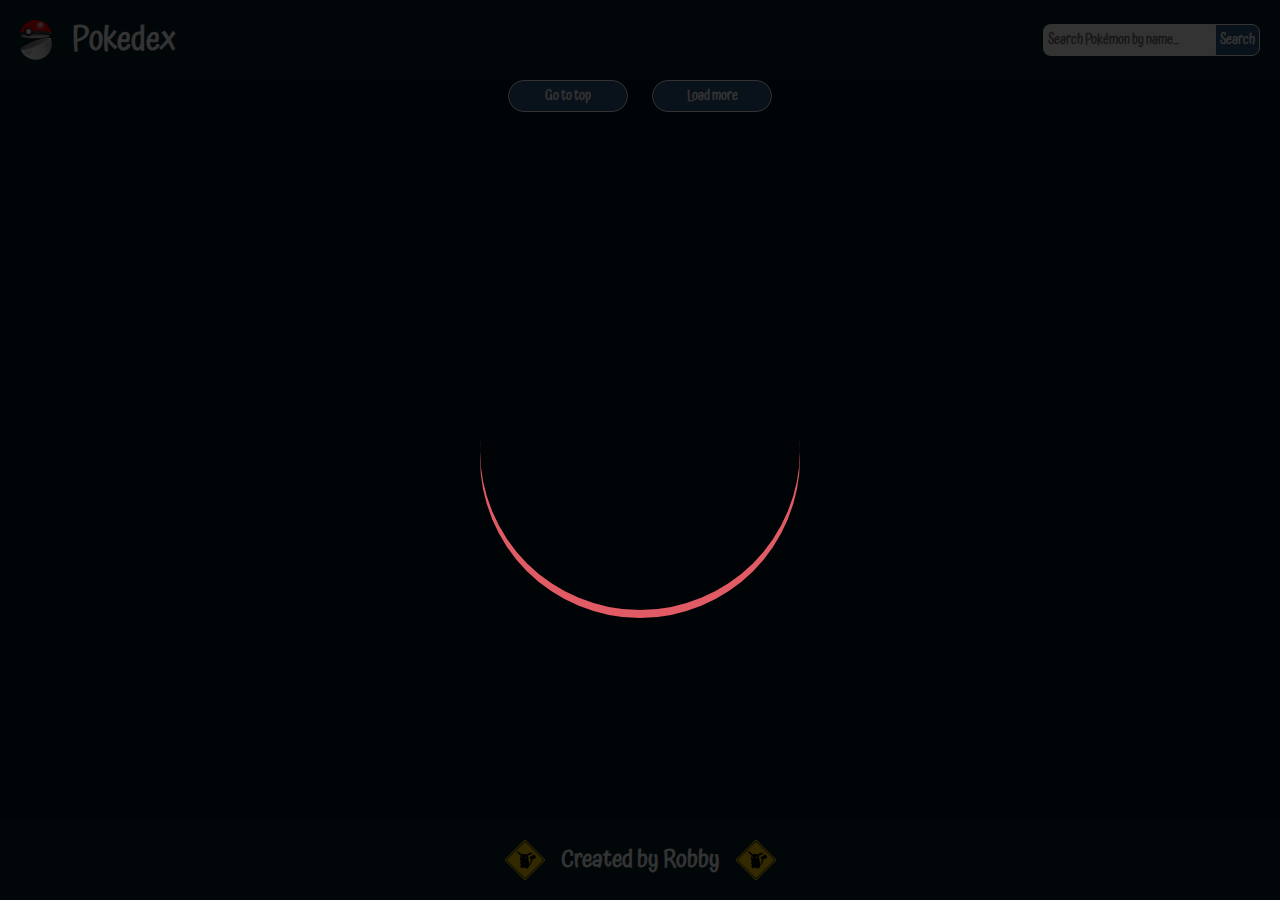
<file: index.html>
<!DOCTYPE html>
<html lang="en">
  <head>
    <meta charset="UTF-8" />
    <meta name="viewport" content="width=device-width, initial-scale=1.0" />
    <title>Pokedex</title>
    <link rel="shortcut icon" href="./assets/icons/icon-pokemon.png" type="image/x-icon" />

    <link rel="stylesheet" href="./styles/standard.css" />
    <link rel="stylesheet" href="./styles/style.css" />
    <link rel="stylesheet" href="./styles/card.css" />
    <link rel="stylesheet" href="./styles/overlay.css" />
    <link rel="stylesheet" href="./styles/overlay-stats.css" />
    <link rel="stylesheet" href="./styles/hover.css" />
    <link rel="stylesheet" href="./styles/type-background.css" />
    <link rel="stylesheet" href="./styles/loading-spinner.css" />
    <link rel="stylesheet" href="./styles/assets.css" />
    <link rel="stylesheet" href="./styles/responsive.css" />
  </head>
  <body onload="init()">
    <header id="top">
      <section class="header-section content-width">
        <div class="logo ml-20">
          <img class="mr-20" src="./assets/img/pokeball.png" alt="" />
          <h1>Pokedex</h1>
        </div>
        <div class="search mr-20">
          <div>
            <p id="alert-empty-input" class="d-none alert-p-style"></p>
          </div>
          <div class="input-button">
            <input type="search" id="search-input" placeholder="Search Pokémon by name..." required />
            <button id="search-btn" onclick="alertEmptyInput(),searchPokemon()">Search</button>
          </div>
        </div>
      </section>
    </header>
    <div id="overlay" class="d-none" onclick="openOrCloseOverlay(event)"></div>

    <main>
      <section id="content" class="content-width main-section"></section>
      <div class="position-btns">
        <button class="design-btns" id="scroll-top" onclick="scrollToTopFunction()">Go to top</button>
        <button class="design-btns" id="load-more" onclick="addMorePokemons()">Load more</button>
        <button class="d-none" id="reset" onclick="resetSearch()">Reset</button>
      </div>
    </main>

    <div id="loading-spinner" class="d-none">
      <div class="loadingio-eclipse">
        <div class="ldio-rpinwye8j0b">
          <div></div>
        </div>
      </div>
    </div>

    <footer class="center">
      <div class="creater">
        <img src="./assets/img/warning-pokemon.png" alt="" />
        <h2>Created by Robby</h2>
        <img src="./assets/img/warning-pokemon.png" alt="" />
      </div>
    </footer>

    <script src="./scripts/render.pokemons.js"></script>
    <script src="./scripts/filtered-pokemons.js"></script>
    <script src="./scripts/overlay.js"></script>
    <script src="./scripts/template.js"></script>
  </body>
</html>
</file>
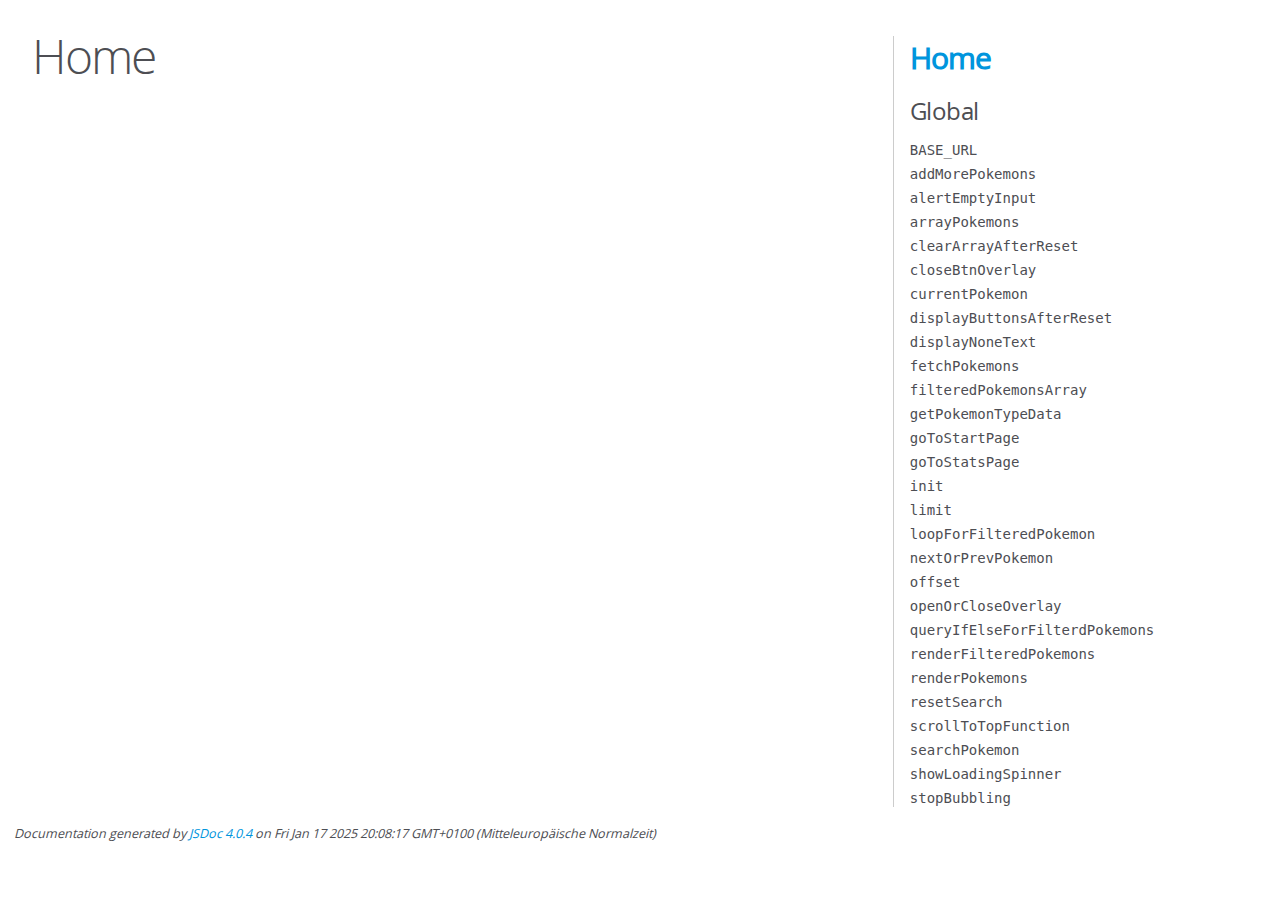
<file: out/index.html>
<!DOCTYPE html>
<html lang="en">
<head>
    <meta charset="utf-8">
    <title>JSDoc: Home</title>

    <script src="scripts/prettify/prettify.js"> </script>
    <script src="scripts/prettify/lang-css.js"> </script>
    <!--[if lt IE 9]>
      <script src="//html5shiv.googlecode.com/svn/trunk/html5.js"></script>
    <![endif]-->
    <link type="text/css" rel="stylesheet" href="styles/prettify-tomorrow.css">
    <link type="text/css" rel="stylesheet" href="styles/jsdoc-default.css">
</head>

<body>

<div id="main">

    <h1 class="page-title">Home</h1>

    



    


    <h3> </h3>










    









</div>

<nav>
    <h2><a href="index.html">Home</a></h2><h3>Global</h3><ul><li><a href="global.html#BASE_URL">BASE_URL</a></li><li><a href="global.html#addMorePokemons">addMorePokemons</a></li><li><a href="global.html#alertEmptyInput">alertEmptyInput</a></li><li><a href="global.html#arrayPokemons">arrayPokemons</a></li><li><a href="global.html#clearArrayAfterReset">clearArrayAfterReset</a></li><li><a href="global.html#closeBtnOverlay">closeBtnOverlay</a></li><li><a href="global.html#currentPokemon">currentPokemon</a></li><li><a href="global.html#displayButtonsAfterReset">displayButtonsAfterReset</a></li><li><a href="global.html#displayNoneText">displayNoneText</a></li><li><a href="global.html#fetchPokemons">fetchPokemons</a></li><li><a href="global.html#filteredPokemonsArray">filteredPokemonsArray</a></li><li><a href="global.html#getPokemonTypeData">getPokemonTypeData</a></li><li><a href="global.html#goToStartPage">goToStartPage</a></li><li><a href="global.html#goToStatsPage">goToStatsPage</a></li><li><a href="global.html#init">init</a></li><li><a href="global.html#limit">limit</a></li><li><a href="global.html#loopForFilteredPokemon">loopForFilteredPokemon</a></li><li><a href="global.html#nextOrPrevPokemon">nextOrPrevPokemon</a></li><li><a href="global.html#offset">offset</a></li><li><a href="global.html#openOrCloseOverlay">openOrCloseOverlay</a></li><li><a href="global.html#queryIfElseForFilterdPokemons">queryIfElseForFilterdPokemons</a></li><li><a href="global.html#renderFilteredPokemons">renderFilteredPokemons</a></li><li><a href="global.html#renderPokemons">renderPokemons</a></li><li><a href="global.html#resetSearch">resetSearch</a></li><li><a href="global.html#scrollToTopFunction">scrollToTopFunction</a></li><li><a href="global.html#searchPokemon">searchPokemon</a></li><li><a href="global.html#showLoadingSpinner">showLoadingSpinner</a></li><li><a href="global.html#stopBubbling">stopBubbling</a></li></ul>
</nav>

<br class="clear">

<footer>
    Documentation generated by <a href="https://github.com/jsdoc/jsdoc">JSDoc 4.0.4</a> on Fri Jan 17 2025 20:08:17 GMT+0100 (Mitteleuropäische Normalzeit)
</footer>

<script> prettyPrint(); </script>
<script src="scripts/linenumber.js"> </script>
</body>
</html>
</file>
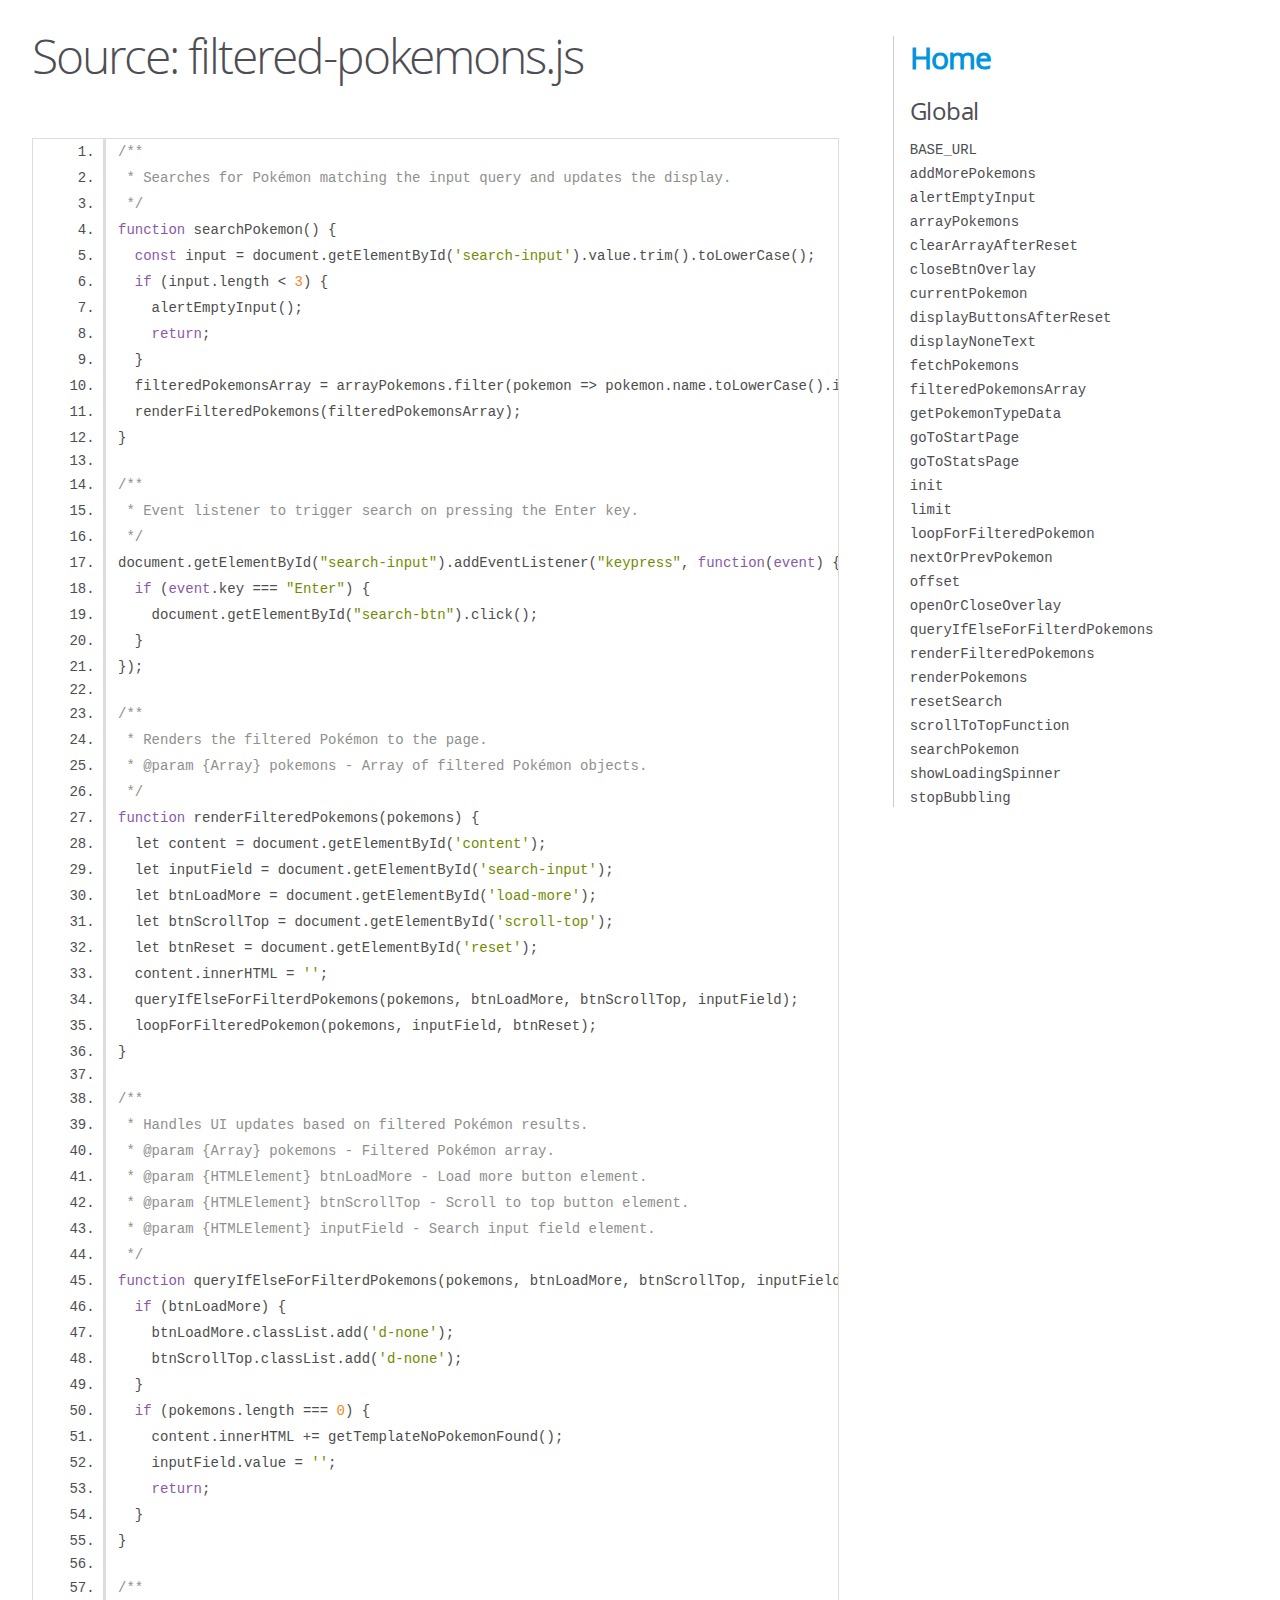
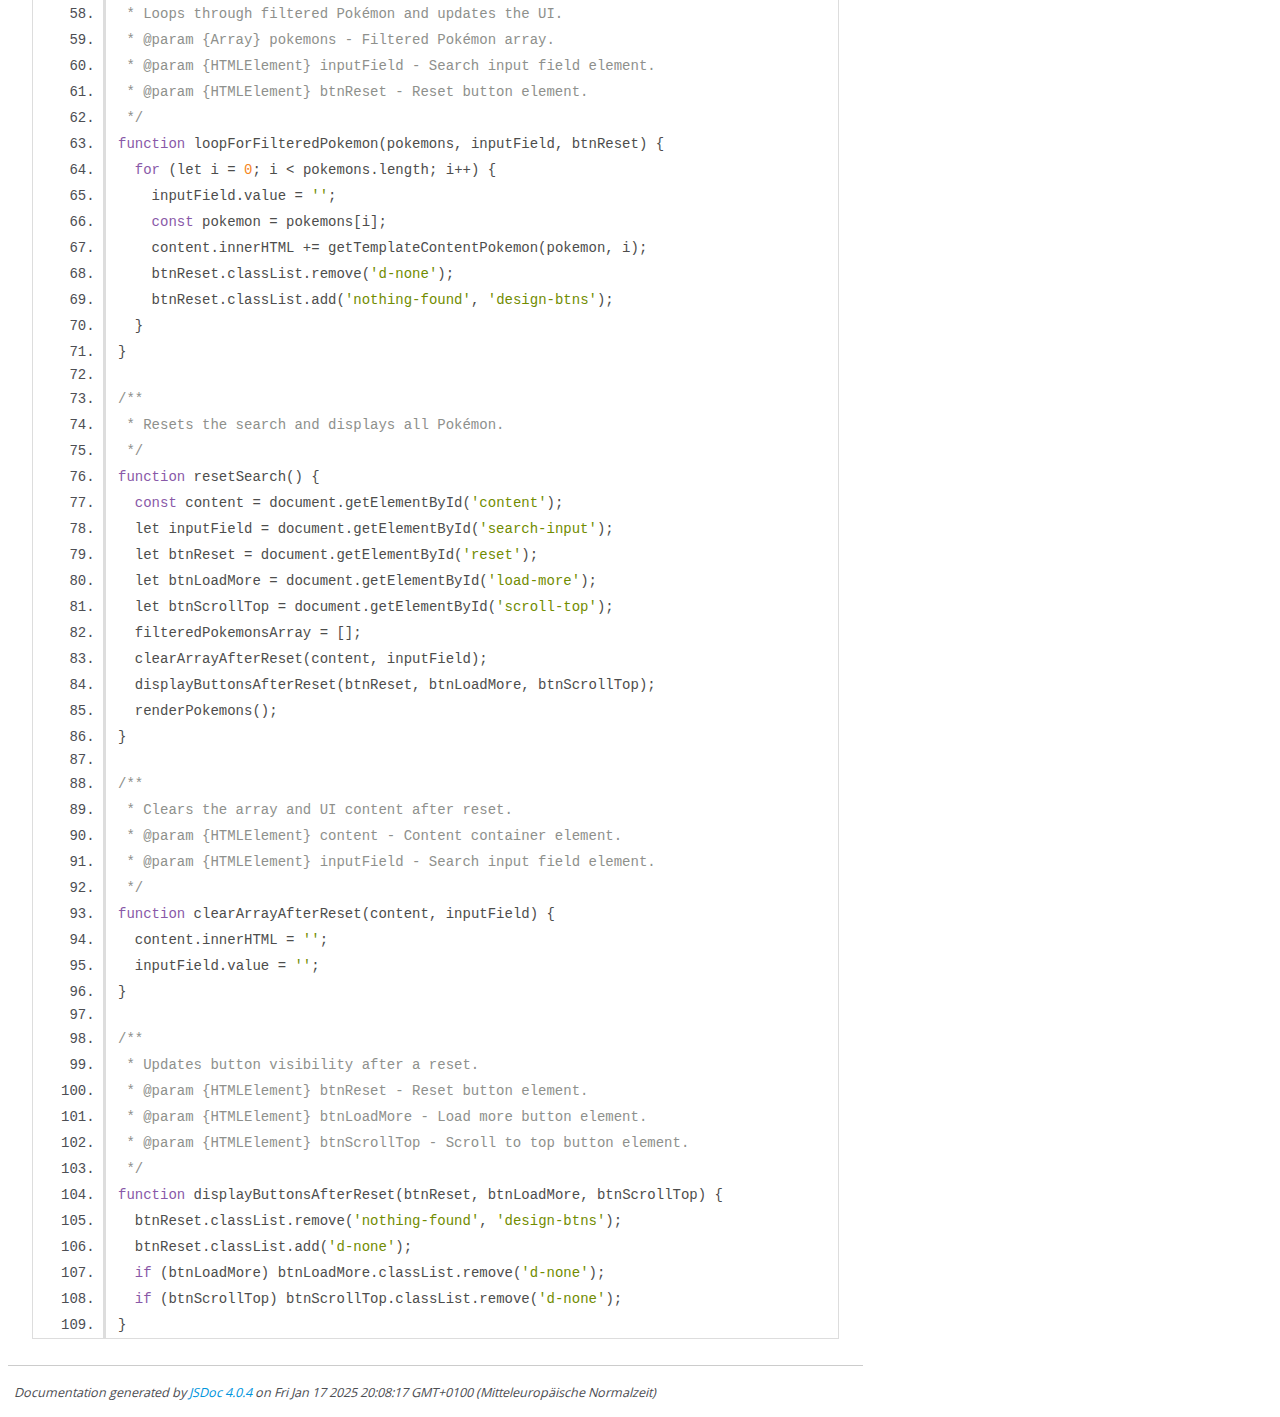
<file: out/filtered-pokemons.js.html>
<!DOCTYPE html>
<html lang="en">
<head>
    <meta charset="utf-8">
    <title>JSDoc: Source: filtered-pokemons.js</title>

    <script src="scripts/prettify/prettify.js"> </script>
    <script src="scripts/prettify/lang-css.js"> </script>
    <!--[if lt IE 9]>
      <script src="//html5shiv.googlecode.com/svn/trunk/html5.js"></script>
    <![endif]-->
    <link type="text/css" rel="stylesheet" href="styles/prettify-tomorrow.css">
    <link type="text/css" rel="stylesheet" href="styles/jsdoc-default.css">
</head>

<body>

<div id="main">

    <h1 class="page-title">Source: filtered-pokemons.js</h1>

    



    
    <section>
        <article>
            <pre class="prettyprint source linenums"><code>/**
 * Searches for Pokémon matching the input query and updates the display.
 */
function searchPokemon() {
  const input = document.getElementById('search-input').value.trim().toLowerCase();
  if (input.length &lt; 3) {
    alertEmptyInput();
    return;
  }
  filteredPokemonsArray = arrayPokemons.filter(pokemon => pokemon.name.toLowerCase().includes(input));
  renderFilteredPokemons(filteredPokemonsArray);
}

/**
 * Event listener to trigger search on pressing the Enter key.
 */
document.getElementById("search-input").addEventListener("keypress", function(event) {
  if (event.key === "Enter") {
    document.getElementById("search-btn").click();
  }
});

/**
 * Renders the filtered Pokémon to the page.
 * @param {Array} pokemons - Array of filtered Pokémon objects.
 */
function renderFilteredPokemons(pokemons) {
  let content = document.getElementById('content');
  let inputField = document.getElementById('search-input');
  let btnLoadMore = document.getElementById('load-more');
  let btnScrollTop = document.getElementById('scroll-top');
  let btnReset = document.getElementById('reset');
  content.innerHTML = '';
  queryIfElseForFilterdPokemons(pokemons, btnLoadMore, btnScrollTop, inputField);
  loopForFilteredPokemon(pokemons, inputField, btnReset);
}

/**
 * Handles UI updates based on filtered Pokémon results.
 * @param {Array} pokemons - Filtered Pokémon array.
 * @param {HTMLElement} btnLoadMore - Load more button element.
 * @param {HTMLElement} btnScrollTop - Scroll to top button element.
 * @param {HTMLElement} inputField - Search input field element.
 */
function queryIfElseForFilterdPokemons(pokemons, btnLoadMore, btnScrollTop, inputField) {
  if (btnLoadMore) {
    btnLoadMore.classList.add('d-none');
    btnScrollTop.classList.add('d-none');
  }
  if (pokemons.length === 0) {
    content.innerHTML += getTemplateNoPokemonFound();
    inputField.value = '';
    return;
  }
}

/**
 * Loops through filtered Pokémon and updates the UI.
 * @param {Array} pokemons - Filtered Pokémon array.
 * @param {HTMLElement} inputField - Search input field element.
 * @param {HTMLElement} btnReset - Reset button element.
 */
function loopForFilteredPokemon(pokemons, inputField, btnReset) {
  for (let i = 0; i &lt; pokemons.length; i++) {
    inputField.value = '';
    const pokemon = pokemons[i];
    content.innerHTML += getTemplateContentPokemon(pokemon, i);
    btnReset.classList.remove('d-none');
    btnReset.classList.add('nothing-found', 'design-btns');
  }
}

/**
 * Resets the search and displays all Pokémon.
 */
function resetSearch() {
  const content = document.getElementById('content');
  let inputField = document.getElementById('search-input');
  let btnReset = document.getElementById('reset');
  let btnLoadMore = document.getElementById('load-more');
  let btnScrollTop = document.getElementById('scroll-top');
  filteredPokemonsArray = [];
  clearArrayAfterReset(content, inputField);
  displayButtonsAfterReset(btnReset, btnLoadMore, btnScrollTop);
  renderPokemons();
}

/**
 * Clears the array and UI content after reset.
 * @param {HTMLElement} content - Content container element.
 * @param {HTMLElement} inputField - Search input field element.
 */
function clearArrayAfterReset(content, inputField) {
  content.innerHTML = '';
  inputField.value = '';
}

/**
 * Updates button visibility after a reset.
 * @param {HTMLElement} btnReset - Reset button element.
 * @param {HTMLElement} btnLoadMore - Load more button element.
 * @param {HTMLElement} btnScrollTop - Scroll to top button element.
 */
function displayButtonsAfterReset(btnReset, btnLoadMore, btnScrollTop) {
  btnReset.classList.remove('nothing-found', 'design-btns');
  btnReset.classList.add('d-none');
  if (btnLoadMore) btnLoadMore.classList.remove('d-none');
  if (btnScrollTop) btnScrollTop.classList.remove('d-none');
}</code></pre>
        </article>
    </section>




</div>

<nav>
    <h2><a href="index.html">Home</a></h2><h3>Global</h3><ul><li><a href="global.html#BASE_URL">BASE_URL</a></li><li><a href="global.html#addMorePokemons">addMorePokemons</a></li><li><a href="global.html#alertEmptyInput">alertEmptyInput</a></li><li><a href="global.html#arrayPokemons">arrayPokemons</a></li><li><a href="global.html#clearArrayAfterReset">clearArrayAfterReset</a></li><li><a href="global.html#closeBtnOverlay">closeBtnOverlay</a></li><li><a href="global.html#currentPokemon">currentPokemon</a></li><li><a href="global.html#displayButtonsAfterReset">displayButtonsAfterReset</a></li><li><a href="global.html#displayNoneText">displayNoneText</a></li><li><a href="global.html#fetchPokemons">fetchPokemons</a></li><li><a href="global.html#filteredPokemonsArray">filteredPokemonsArray</a></li><li><a href="global.html#getPokemonTypeData">getPokemonTypeData</a></li><li><a href="global.html#goToStartPage">goToStartPage</a></li><li><a href="global.html#goToStatsPage">goToStatsPage</a></li><li><a href="global.html#init">init</a></li><li><a href="global.html#limit">limit</a></li><li><a href="global.html#loopForFilteredPokemon">loopForFilteredPokemon</a></li><li><a href="global.html#nextOrPrevPokemon">nextOrPrevPokemon</a></li><li><a href="global.html#offset">offset</a></li><li><a href="global.html#openOrCloseOverlay">openOrCloseOverlay</a></li><li><a href="global.html#queryIfElseForFilterdPokemons">queryIfElseForFilterdPokemons</a></li><li><a href="global.html#renderFilteredPokemons">renderFilteredPokemons</a></li><li><a href="global.html#renderPokemons">renderPokemons</a></li><li><a href="global.html#resetSearch">resetSearch</a></li><li><a href="global.html#scrollToTopFunction">scrollToTopFunction</a></li><li><a href="global.html#searchPokemon">searchPokemon</a></li><li><a href="global.html#showLoadingSpinner">showLoadingSpinner</a></li><li><a href="global.html#stopBubbling">stopBubbling</a></li></ul>
</nav>

<br class="clear">

<footer>
    Documentation generated by <a href="https://github.com/jsdoc/jsdoc">JSDoc 4.0.4</a> on Fri Jan 17 2025 20:08:17 GMT+0100 (Mitteleuropäische Normalzeit)
</footer>

<script> prettyPrint(); </script>
<script src="scripts/linenumber.js"> </script>
</body>
</html>
</file>
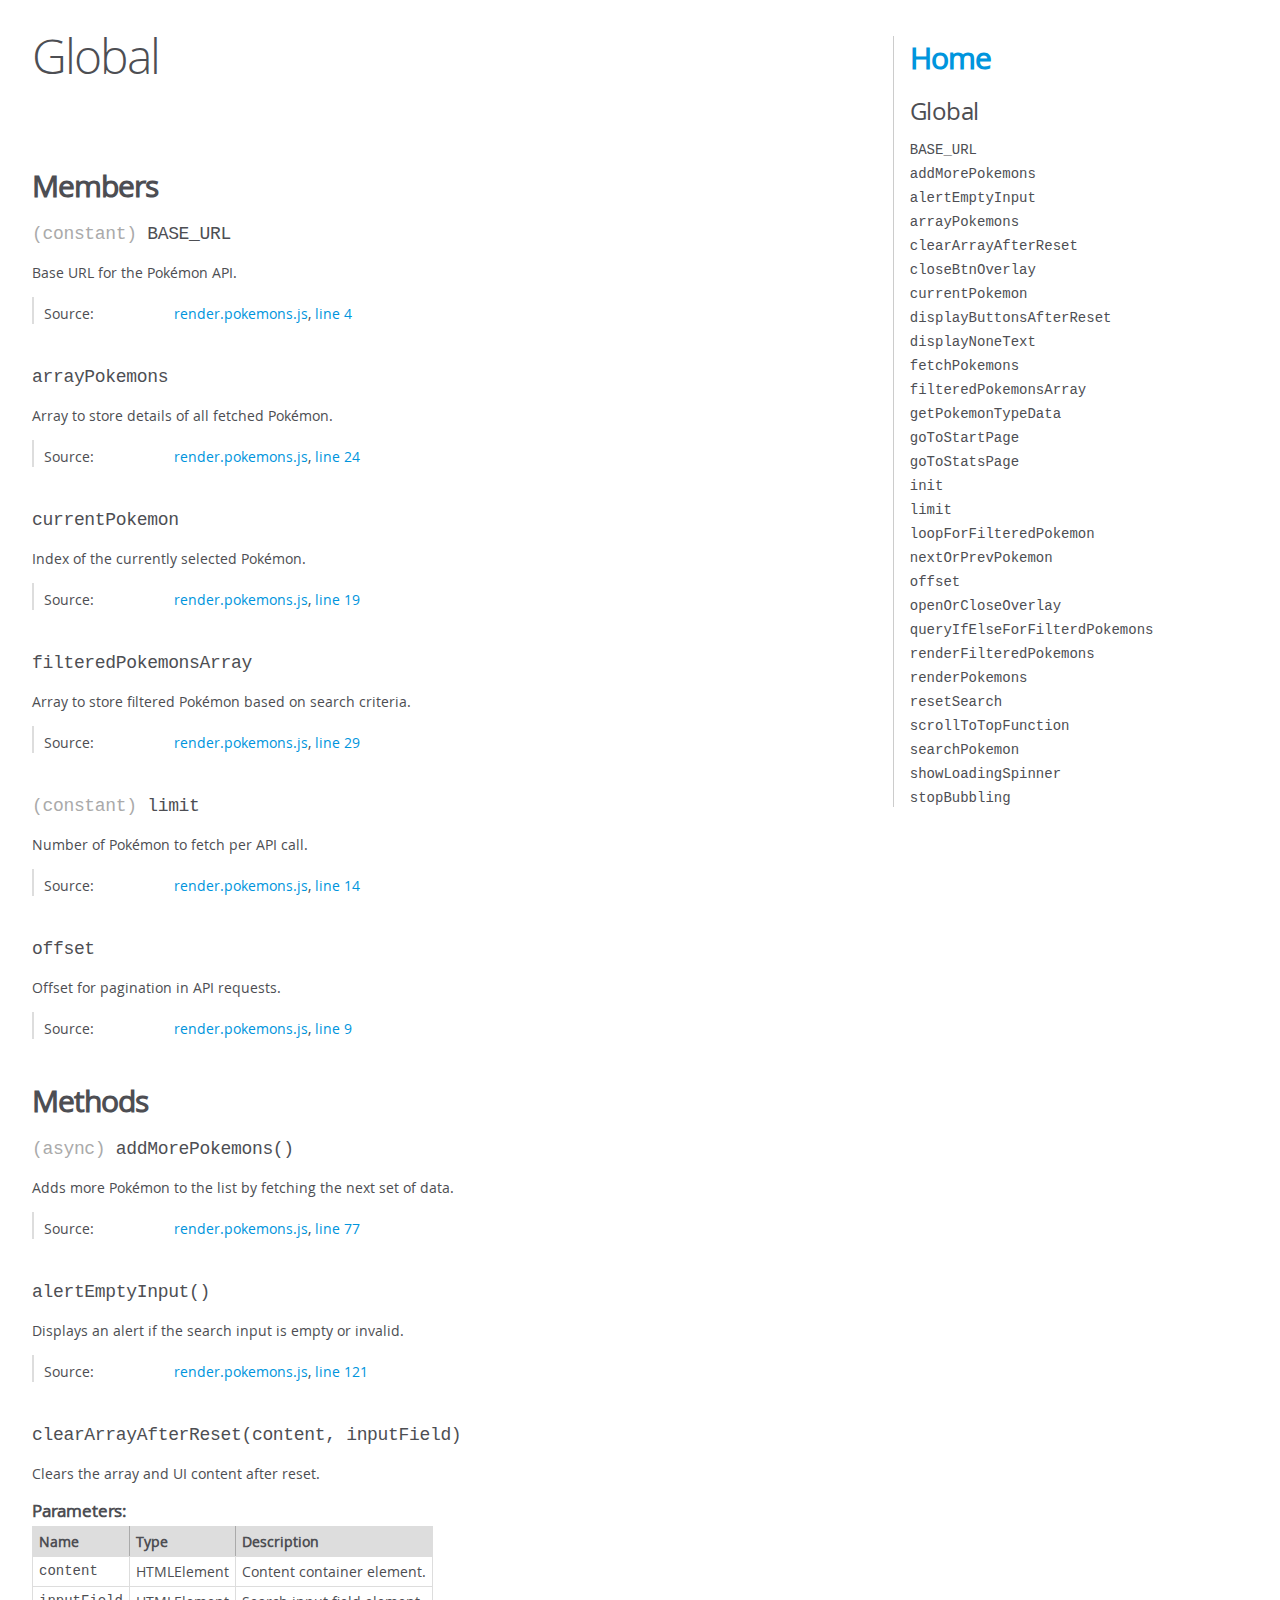
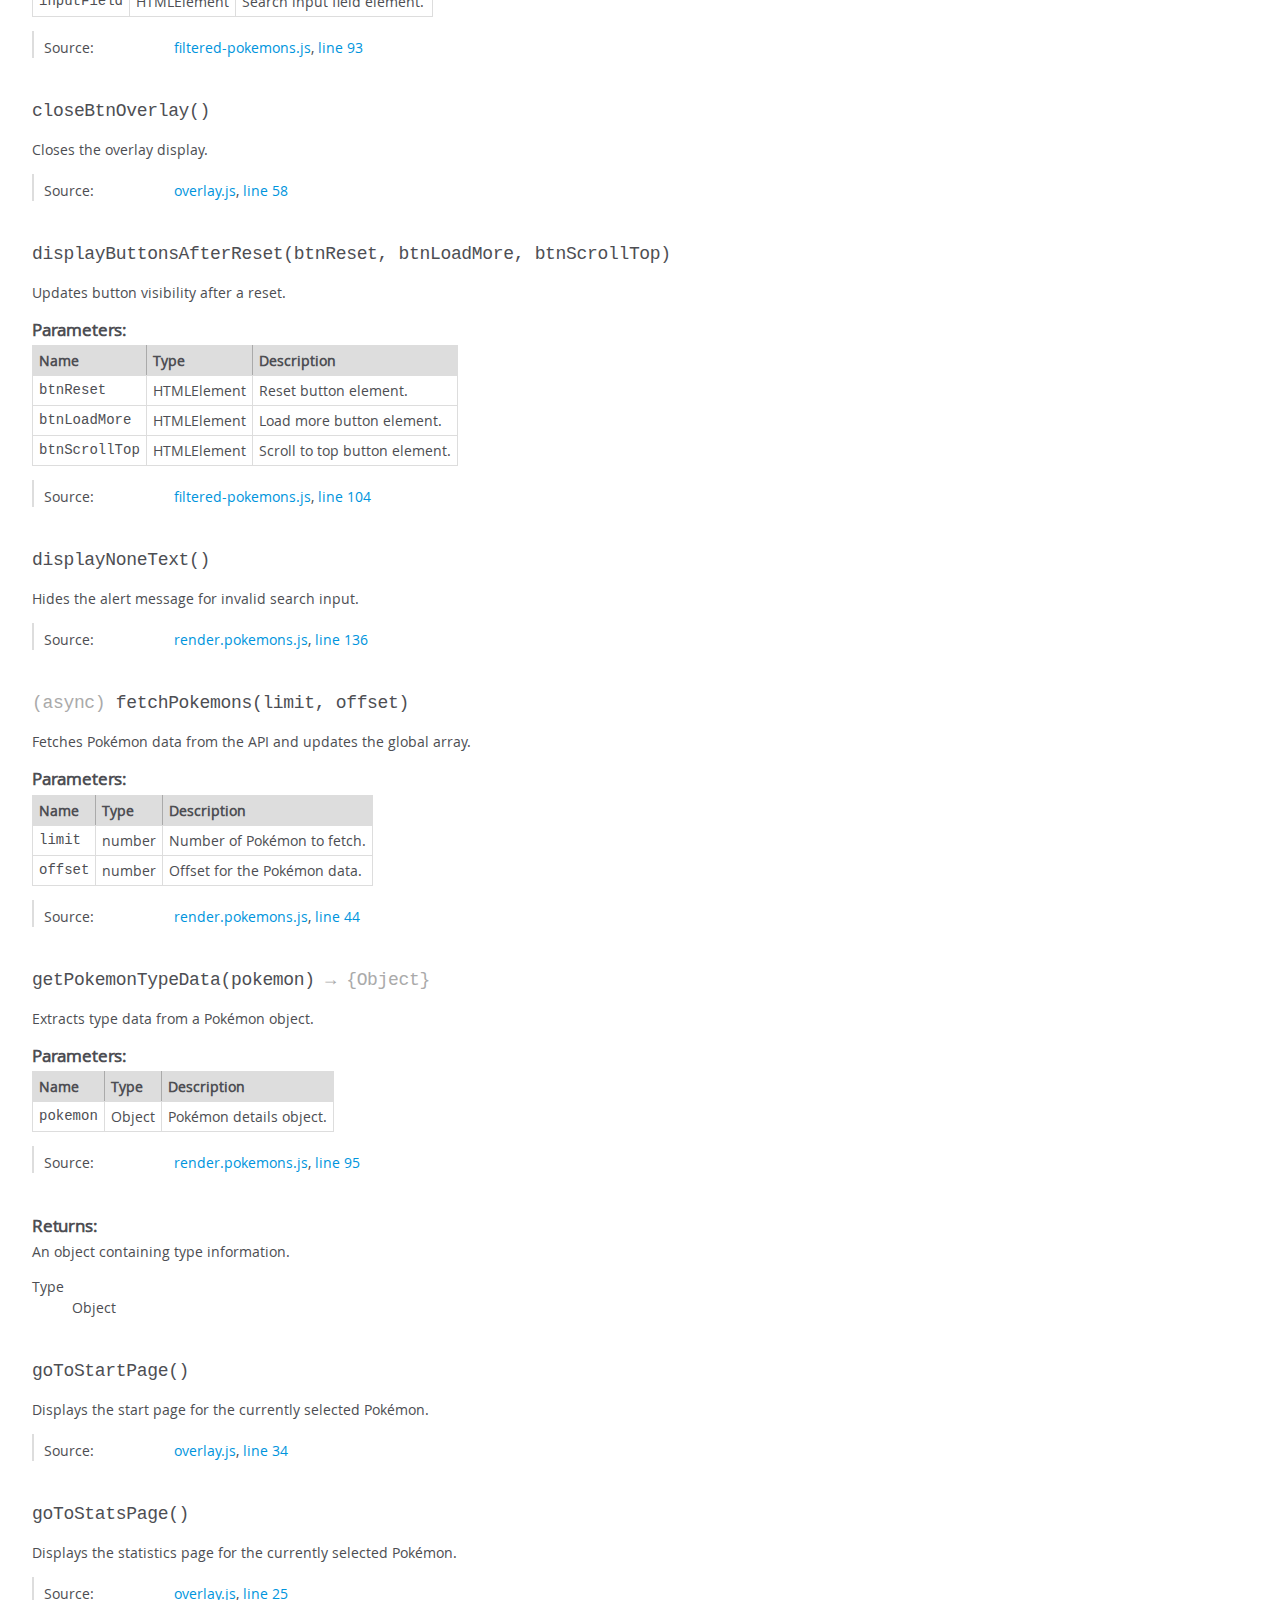
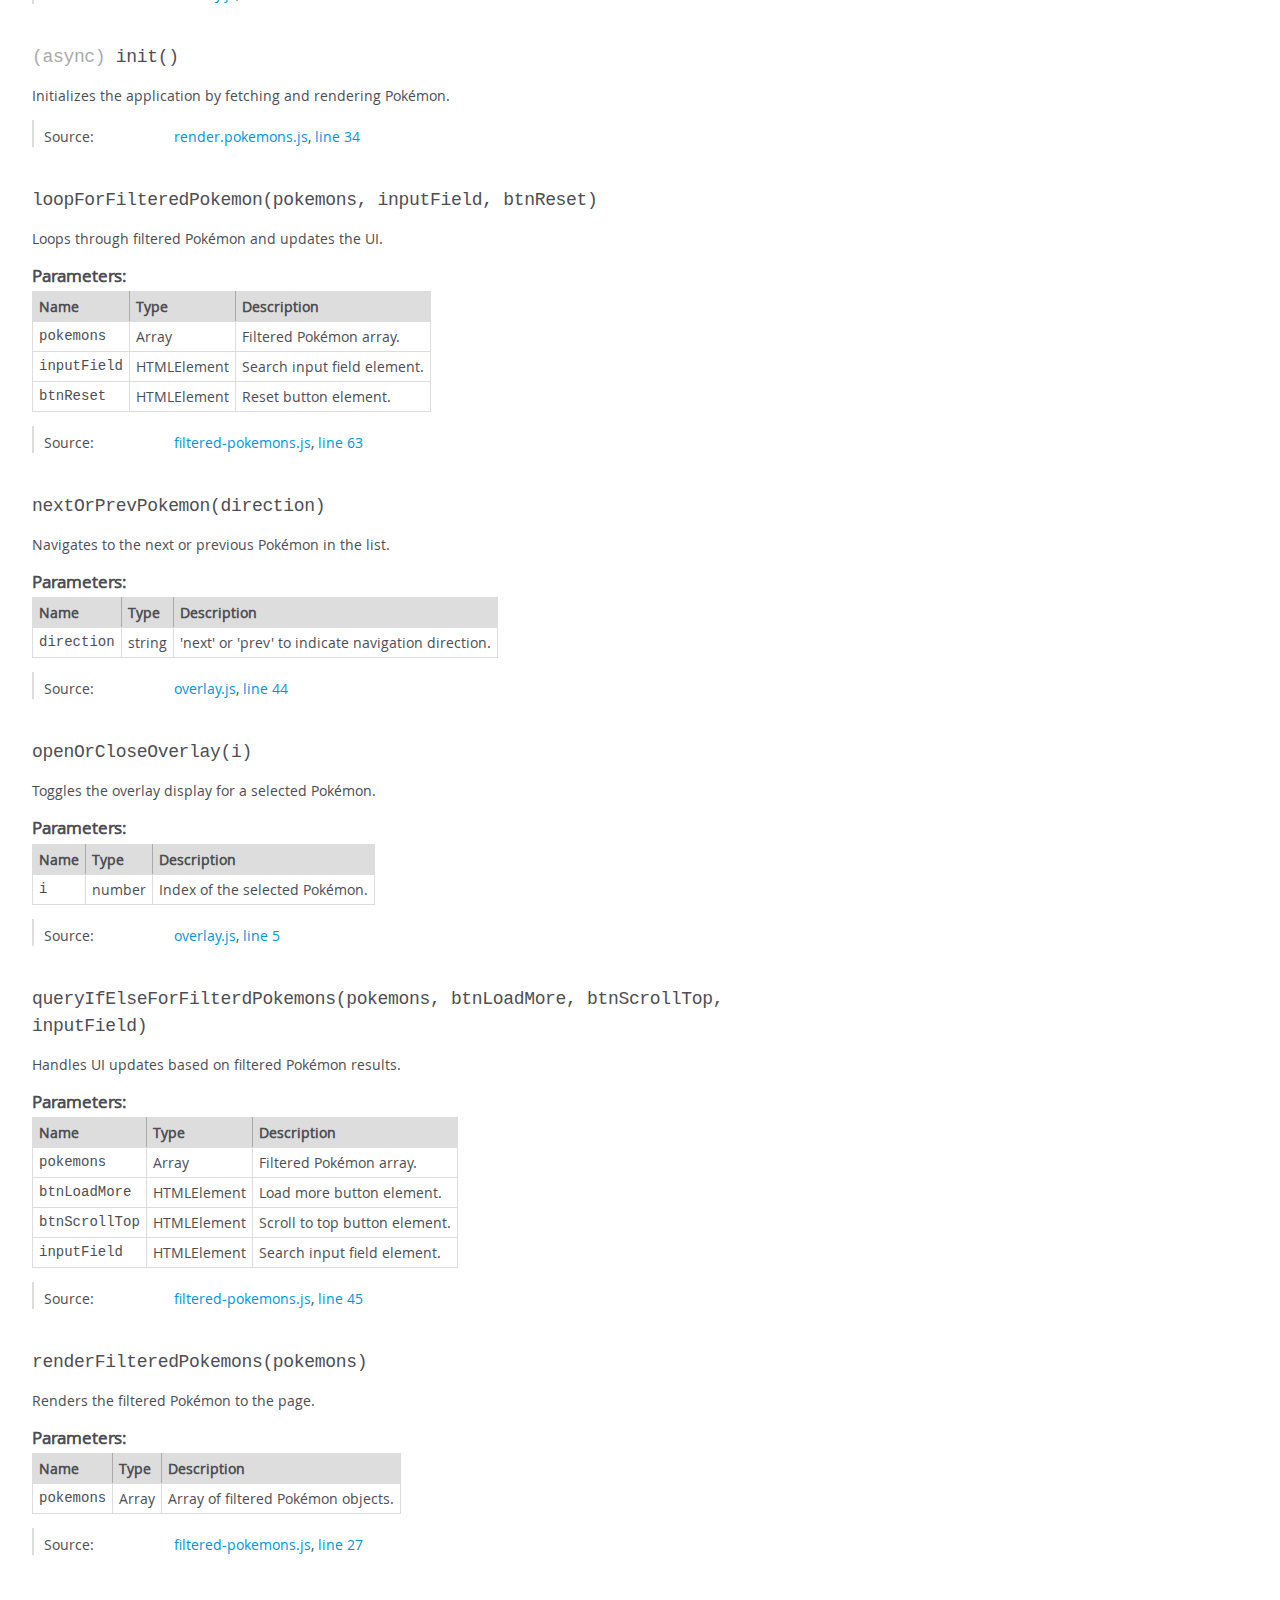
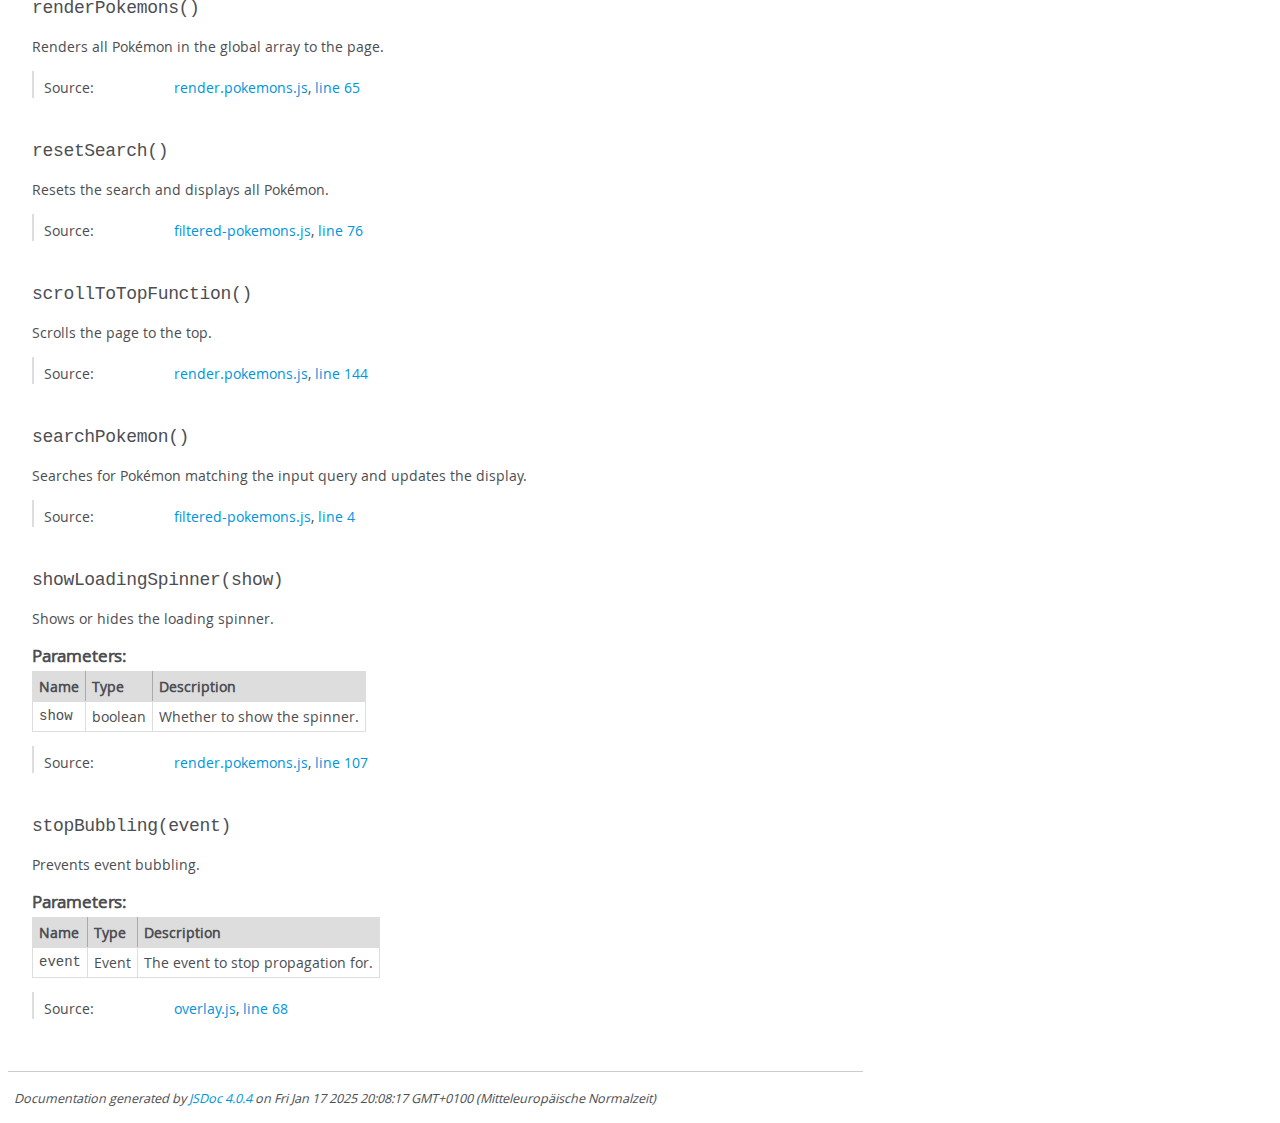
<file: out/global.html>
<!DOCTYPE html>
<html lang="en">
<head>
    <meta charset="utf-8">
    <title>JSDoc: Global</title>

    <script src="scripts/prettify/prettify.js"> </script>
    <script src="scripts/prettify/lang-css.js"> </script>
    <!--[if lt IE 9]>
      <script src="//html5shiv.googlecode.com/svn/trunk/html5.js"></script>
    <![endif]-->
    <link type="text/css" rel="stylesheet" href="styles/prettify-tomorrow.css">
    <link type="text/css" rel="stylesheet" href="styles/jsdoc-default.css">
</head>

<body>

<div id="main">

    <h1 class="page-title">Global</h1>

    




<section>

<header>
    
        <h2></h2>
        
    
</header>

<article>
    <div class="container-overview">
    
        

        


<dl class="details">

    

    

    

    

    

    

    

    

    

    

    

    

    

    

    

    
</dl>


        
    
    </div>

    

    

    

    

    

    

    
        <h3 class="subsection-title">Members</h3>

        
            
<h4 class="name" id="BASE_URL"><span class="type-signature">(constant) </span>BASE_URL<span class="type-signature"></span></h4>




<div class="description">
    Base URL for the Pokémon API.
</div>







<dl class="details">

    

    

    

    

    

    

    

    

    

    

    

    

    
    <dt class="tag-source">Source:</dt>
    <dd class="tag-source"><ul class="dummy"><li>
        <a href="render.pokemons.js.html">render.pokemons.js</a>, <a href="render.pokemons.js.html#line4">line 4</a>
    </li></ul></dd>
    

    

    

    
</dl>






        
            
<h4 class="name" id="arrayPokemons"><span class="type-signature"></span>arrayPokemons<span class="type-signature"></span></h4>




<div class="description">
    Array to store details of all fetched Pokémon.
</div>







<dl class="details">

    

    

    

    

    

    

    

    

    

    

    

    

    
    <dt class="tag-source">Source:</dt>
    <dd class="tag-source"><ul class="dummy"><li>
        <a href="render.pokemons.js.html">render.pokemons.js</a>, <a href="render.pokemons.js.html#line24">line 24</a>
    </li></ul></dd>
    

    

    

    
</dl>






        
            
<h4 class="name" id="currentPokemon"><span class="type-signature"></span>currentPokemon<span class="type-signature"></span></h4>




<div class="description">
    Index of the currently selected Pokémon.
</div>







<dl class="details">

    

    

    

    

    

    

    

    

    

    

    

    

    
    <dt class="tag-source">Source:</dt>
    <dd class="tag-source"><ul class="dummy"><li>
        <a href="render.pokemons.js.html">render.pokemons.js</a>, <a href="render.pokemons.js.html#line19">line 19</a>
    </li></ul></dd>
    

    

    

    
</dl>






        
            
<h4 class="name" id="filteredPokemonsArray"><span class="type-signature"></span>filteredPokemonsArray<span class="type-signature"></span></h4>




<div class="description">
    Array to store filtered Pokémon based on search criteria.
</div>







<dl class="details">

    

    

    

    

    

    

    

    

    

    

    

    

    
    <dt class="tag-source">Source:</dt>
    <dd class="tag-source"><ul class="dummy"><li>
        <a href="render.pokemons.js.html">render.pokemons.js</a>, <a href="render.pokemons.js.html#line29">line 29</a>
    </li></ul></dd>
    

    

    

    
</dl>






        
            
<h4 class="name" id="limit"><span class="type-signature">(constant) </span>limit<span class="type-signature"></span></h4>




<div class="description">
    Number of Pokémon to fetch per API call.
</div>







<dl class="details">

    

    

    

    

    

    

    

    

    

    

    

    

    
    <dt class="tag-source">Source:</dt>
    <dd class="tag-source"><ul class="dummy"><li>
        <a href="render.pokemons.js.html">render.pokemons.js</a>, <a href="render.pokemons.js.html#line14">line 14</a>
    </li></ul></dd>
    

    

    

    
</dl>






        
            
<h4 class="name" id="offset"><span class="type-signature"></span>offset<span class="type-signature"></span></h4>




<div class="description">
    Offset for pagination in API requests.
</div>







<dl class="details">

    

    

    

    

    

    

    

    

    

    

    

    

    
    <dt class="tag-source">Source:</dt>
    <dd class="tag-source"><ul class="dummy"><li>
        <a href="render.pokemons.js.html">render.pokemons.js</a>, <a href="render.pokemons.js.html#line9">line 9</a>
    </li></ul></dd>
    

    

    

    
</dl>






        
    

    
        <h3 class="subsection-title">Methods</h3>

        
            

    

    
    <h4 class="name" id="addMorePokemons"><span class="type-signature">(async) </span>addMorePokemons<span class="signature">()</span><span class="type-signature"></span></h4>
    

    



<div class="description">
    Adds more Pokémon to the list by fetching the next set of data.
</div>













<dl class="details">

    

    

    

    

    

    

    

    

    

    

    

    

    
    <dt class="tag-source">Source:</dt>
    <dd class="tag-source"><ul class="dummy"><li>
        <a href="render.pokemons.js.html">render.pokemons.js</a>, <a href="render.pokemons.js.html#line77">line 77</a>
    </li></ul></dd>
    

    

    

    
</dl>




















        
            

    

    
    <h4 class="name" id="alertEmptyInput"><span class="type-signature"></span>alertEmptyInput<span class="signature">()</span><span class="type-signature"></span></h4>
    

    



<div class="description">
    Displays an alert if the search input is empty or invalid.
</div>













<dl class="details">

    

    

    

    

    

    

    

    

    

    

    

    

    
    <dt class="tag-source">Source:</dt>
    <dd class="tag-source"><ul class="dummy"><li>
        <a href="render.pokemons.js.html">render.pokemons.js</a>, <a href="render.pokemons.js.html#line121">line 121</a>
    </li></ul></dd>
    

    

    

    
</dl>




















        
            

    

    
    <h4 class="name" id="clearArrayAfterReset"><span class="type-signature"></span>clearArrayAfterReset<span class="signature">(content, inputField)</span><span class="type-signature"></span></h4>
    

    



<div class="description">
    Clears the array and UI content after reset.
</div>









    <h5>Parameters:</h5>
    

<table class="params">
    <thead>
    <tr>
        
        <th>Name</th>
        

        <th>Type</th>

        

        

        <th class="last">Description</th>
    </tr>
    </thead>

    <tbody>
    

        <tr>
            
                <td class="name"><code>content</code></td>
            

            <td class="type">
            
                
<span class="param-type">HTMLElement</span>


            
            </td>

            

            

            <td class="description last">Content container element.</td>
        </tr>

    

        <tr>
            
                <td class="name"><code>inputField</code></td>
            

            <td class="type">
            
                
<span class="param-type">HTMLElement</span>


            
            </td>

            

            

            <td class="description last">Search input field element.</td>
        </tr>

    
    </tbody>
</table>






<dl class="details">

    

    

    

    

    

    

    

    

    

    

    

    

    
    <dt class="tag-source">Source:</dt>
    <dd class="tag-source"><ul class="dummy"><li>
        <a href="filtered-pokemons.js.html">filtered-pokemons.js</a>, <a href="filtered-pokemons.js.html#line93">line 93</a>
    </li></ul></dd>
    

    

    

    
</dl>




















        
            

    

    
    <h4 class="name" id="closeBtnOverlay"><span class="type-signature"></span>closeBtnOverlay<span class="signature">()</span><span class="type-signature"></span></h4>
    

    



<div class="description">
    Closes the overlay display.
</div>













<dl class="details">

    

    

    

    

    

    

    

    

    

    

    

    

    
    <dt class="tag-source">Source:</dt>
    <dd class="tag-source"><ul class="dummy"><li>
        <a href="overlay.js.html">overlay.js</a>, <a href="overlay.js.html#line58">line 58</a>
    </li></ul></dd>
    

    

    

    
</dl>




















        
            

    

    
    <h4 class="name" id="displayButtonsAfterReset"><span class="type-signature"></span>displayButtonsAfterReset<span class="signature">(btnReset, btnLoadMore, btnScrollTop)</span><span class="type-signature"></span></h4>
    

    



<div class="description">
    Updates button visibility after a reset.
</div>









    <h5>Parameters:</h5>
    

<table class="params">
    <thead>
    <tr>
        
        <th>Name</th>
        

        <th>Type</th>

        

        

        <th class="last">Description</th>
    </tr>
    </thead>

    <tbody>
    

        <tr>
            
                <td class="name"><code>btnReset</code></td>
            

            <td class="type">
            
                
<span class="param-type">HTMLElement</span>


            
            </td>

            

            

            <td class="description last">Reset button element.</td>
        </tr>

    

        <tr>
            
                <td class="name"><code>btnLoadMore</code></td>
            

            <td class="type">
            
                
<span class="param-type">HTMLElement</span>


            
            </td>

            

            

            <td class="description last">Load more button element.</td>
        </tr>

    

        <tr>
            
                <td class="name"><code>btnScrollTop</code></td>
            

            <td class="type">
            
                
<span class="param-type">HTMLElement</span>


            
            </td>

            

            

            <td class="description last">Scroll to top button element.</td>
        </tr>

    
    </tbody>
</table>






<dl class="details">

    

    

    

    

    

    

    

    

    

    

    

    

    
    <dt class="tag-source">Source:</dt>
    <dd class="tag-source"><ul class="dummy"><li>
        <a href="filtered-pokemons.js.html">filtered-pokemons.js</a>, <a href="filtered-pokemons.js.html#line104">line 104</a>
    </li></ul></dd>
    

    

    

    
</dl>




















        
            

    

    
    <h4 class="name" id="displayNoneText"><span class="type-signature"></span>displayNoneText<span class="signature">()</span><span class="type-signature"></span></h4>
    

    



<div class="description">
    Hides the alert message for invalid search input.
</div>













<dl class="details">

    

    

    

    

    

    

    

    

    

    

    

    

    
    <dt class="tag-source">Source:</dt>
    <dd class="tag-source"><ul class="dummy"><li>
        <a href="render.pokemons.js.html">render.pokemons.js</a>, <a href="render.pokemons.js.html#line136">line 136</a>
    </li></ul></dd>
    

    

    

    
</dl>




















        
            

    

    
    <h4 class="name" id="fetchPokemons"><span class="type-signature">(async) </span>fetchPokemons<span class="signature">(limit, offset)</span><span class="type-signature"></span></h4>
    

    



<div class="description">
    Fetches Pokémon data from the API and updates the global array.
</div>









    <h5>Parameters:</h5>
    

<table class="params">
    <thead>
    <tr>
        
        <th>Name</th>
        

        <th>Type</th>

        

        

        <th class="last">Description</th>
    </tr>
    </thead>

    <tbody>
    

        <tr>
            
                <td class="name"><code>limit</code></td>
            

            <td class="type">
            
                
<span class="param-type">number</span>


            
            </td>

            

            

            <td class="description last">Number of Pokémon to fetch.</td>
        </tr>

    

        <tr>
            
                <td class="name"><code>offset</code></td>
            

            <td class="type">
            
                
<span class="param-type">number</span>


            
            </td>

            

            

            <td class="description last">Offset for the Pokémon data.</td>
        </tr>

    
    </tbody>
</table>






<dl class="details">

    

    

    

    

    

    

    

    

    

    

    

    

    
    <dt class="tag-source">Source:</dt>
    <dd class="tag-source"><ul class="dummy"><li>
        <a href="render.pokemons.js.html">render.pokemons.js</a>, <a href="render.pokemons.js.html#line44">line 44</a>
    </li></ul></dd>
    

    

    

    
</dl>




















        
            

    

    
    <h4 class="name" id="getPokemonTypeData"><span class="type-signature"></span>getPokemonTypeData<span class="signature">(pokemon)</span><span class="type-signature"> &rarr; {Object}</span></h4>
    

    



<div class="description">
    Extracts type data from a Pokémon object.
</div>









    <h5>Parameters:</h5>
    

<table class="params">
    <thead>
    <tr>
        
        <th>Name</th>
        

        <th>Type</th>

        

        

        <th class="last">Description</th>
    </tr>
    </thead>

    <tbody>
    

        <tr>
            
                <td class="name"><code>pokemon</code></td>
            

            <td class="type">
            
                
<span class="param-type">Object</span>


            
            </td>

            

            

            <td class="description last">Pokémon details object.</td>
        </tr>

    
    </tbody>
</table>






<dl class="details">

    

    

    

    

    

    

    

    

    

    

    

    

    
    <dt class="tag-source">Source:</dt>
    <dd class="tag-source"><ul class="dummy"><li>
        <a href="render.pokemons.js.html">render.pokemons.js</a>, <a href="render.pokemons.js.html#line95">line 95</a>
    </li></ul></dd>
    

    

    

    
</dl>















<h5>Returns:</h5>

        
<div class="param-desc">
    An object containing type information.
</div>



<dl>
    <dt>
        Type
    </dt>
    <dd>
        
<span class="param-type">Object</span>


    </dd>
</dl>

    





        
            

    

    
    <h4 class="name" id="goToStartPage"><span class="type-signature"></span>goToStartPage<span class="signature">()</span><span class="type-signature"></span></h4>
    

    



<div class="description">
    Displays the start page for the currently selected Pokémon.
</div>













<dl class="details">

    

    

    

    

    

    

    

    

    

    

    

    

    
    <dt class="tag-source">Source:</dt>
    <dd class="tag-source"><ul class="dummy"><li>
        <a href="overlay.js.html">overlay.js</a>, <a href="overlay.js.html#line34">line 34</a>
    </li></ul></dd>
    

    

    

    
</dl>




















        
            

    

    
    <h4 class="name" id="goToStatsPage"><span class="type-signature"></span>goToStatsPage<span class="signature">()</span><span class="type-signature"></span></h4>
    

    



<div class="description">
    Displays the statistics page for the currently selected Pokémon.
</div>













<dl class="details">

    

    

    

    

    

    

    

    

    

    

    

    

    
    <dt class="tag-source">Source:</dt>
    <dd class="tag-source"><ul class="dummy"><li>
        <a href="overlay.js.html">overlay.js</a>, <a href="overlay.js.html#line25">line 25</a>
    </li></ul></dd>
    

    

    

    
</dl>




















        
            

    

    
    <h4 class="name" id="init"><span class="type-signature">(async) </span>init<span class="signature">()</span><span class="type-signature"></span></h4>
    

    



<div class="description">
    Initializes the application by fetching and rendering Pokémon.
</div>













<dl class="details">

    

    

    

    

    

    

    

    

    

    

    

    

    
    <dt class="tag-source">Source:</dt>
    <dd class="tag-source"><ul class="dummy"><li>
        <a href="render.pokemons.js.html">render.pokemons.js</a>, <a href="render.pokemons.js.html#line34">line 34</a>
    </li></ul></dd>
    

    

    

    
</dl>




















        
            

    

    
    <h4 class="name" id="loopForFilteredPokemon"><span class="type-signature"></span>loopForFilteredPokemon<span class="signature">(pokemons, inputField, btnReset)</span><span class="type-signature"></span></h4>
    

    



<div class="description">
    Loops through filtered Pokémon and updates the UI.
</div>









    <h5>Parameters:</h5>
    

<table class="params">
    <thead>
    <tr>
        
        <th>Name</th>
        

        <th>Type</th>

        

        

        <th class="last">Description</th>
    </tr>
    </thead>

    <tbody>
    

        <tr>
            
                <td class="name"><code>pokemons</code></td>
            

            <td class="type">
            
                
<span class="param-type">Array</span>


            
            </td>

            

            

            <td class="description last">Filtered Pokémon array.</td>
        </tr>

    

        <tr>
            
                <td class="name"><code>inputField</code></td>
            

            <td class="type">
            
                
<span class="param-type">HTMLElement</span>


            
            </td>

            

            

            <td class="description last">Search input field element.</td>
        </tr>

    

        <tr>
            
                <td class="name"><code>btnReset</code></td>
            

            <td class="type">
            
                
<span class="param-type">HTMLElement</span>


            
            </td>

            

            

            <td class="description last">Reset button element.</td>
        </tr>

    
    </tbody>
</table>






<dl class="details">

    

    

    

    

    

    

    

    

    

    

    

    

    
    <dt class="tag-source">Source:</dt>
    <dd class="tag-source"><ul class="dummy"><li>
        <a href="filtered-pokemons.js.html">filtered-pokemons.js</a>, <a href="filtered-pokemons.js.html#line63">line 63</a>
    </li></ul></dd>
    

    

    

    
</dl>




















        
            

    

    
    <h4 class="name" id="nextOrPrevPokemon"><span class="type-signature"></span>nextOrPrevPokemon<span class="signature">(direction)</span><span class="type-signature"></span></h4>
    

    



<div class="description">
    Navigates to the next or previous Pokémon in the list.
</div>









    <h5>Parameters:</h5>
    

<table class="params">
    <thead>
    <tr>
        
        <th>Name</th>
        

        <th>Type</th>

        

        

        <th class="last">Description</th>
    </tr>
    </thead>

    <tbody>
    

        <tr>
            
                <td class="name"><code>direction</code></td>
            

            <td class="type">
            
                
<span class="param-type">string</span>


            
            </td>

            

            

            <td class="description last">'next' or 'prev' to indicate navigation direction.</td>
        </tr>

    
    </tbody>
</table>






<dl class="details">

    

    

    

    

    

    

    

    

    

    

    

    

    
    <dt class="tag-source">Source:</dt>
    <dd class="tag-source"><ul class="dummy"><li>
        <a href="overlay.js.html">overlay.js</a>, <a href="overlay.js.html#line44">line 44</a>
    </li></ul></dd>
    

    

    

    
</dl>




















        
            

    

    
    <h4 class="name" id="openOrCloseOverlay"><span class="type-signature"></span>openOrCloseOverlay<span class="signature">(i)</span><span class="type-signature"></span></h4>
    

    



<div class="description">
    Toggles the overlay display for a selected Pokémon.
</div>









    <h5>Parameters:</h5>
    

<table class="params">
    <thead>
    <tr>
        
        <th>Name</th>
        

        <th>Type</th>

        

        

        <th class="last">Description</th>
    </tr>
    </thead>

    <tbody>
    

        <tr>
            
                <td class="name"><code>i</code></td>
            

            <td class="type">
            
                
<span class="param-type">number</span>


            
            </td>

            

            

            <td class="description last">Index of the selected Pokémon.</td>
        </tr>

    
    </tbody>
</table>






<dl class="details">

    

    

    

    

    

    

    

    

    

    

    

    

    
    <dt class="tag-source">Source:</dt>
    <dd class="tag-source"><ul class="dummy"><li>
        <a href="overlay.js.html">overlay.js</a>, <a href="overlay.js.html#line5">line 5</a>
    </li></ul></dd>
    

    

    

    
</dl>




















        
            

    

    
    <h4 class="name" id="queryIfElseForFilterdPokemons"><span class="type-signature"></span>queryIfElseForFilterdPokemons<span class="signature">(pokemons, btnLoadMore, btnScrollTop, inputField)</span><span class="type-signature"></span></h4>
    

    



<div class="description">
    Handles UI updates based on filtered Pokémon results.
</div>









    <h5>Parameters:</h5>
    

<table class="params">
    <thead>
    <tr>
        
        <th>Name</th>
        

        <th>Type</th>

        

        

        <th class="last">Description</th>
    </tr>
    </thead>

    <tbody>
    

        <tr>
            
                <td class="name"><code>pokemons</code></td>
            

            <td class="type">
            
                
<span class="param-type">Array</span>


            
            </td>

            

            

            <td class="description last">Filtered Pokémon array.</td>
        </tr>

    

        <tr>
            
                <td class="name"><code>btnLoadMore</code></td>
            

            <td class="type">
            
                
<span class="param-type">HTMLElement</span>


            
            </td>

            

            

            <td class="description last">Load more button element.</td>
        </tr>

    

        <tr>
            
                <td class="name"><code>btnScrollTop</code></td>
            

            <td class="type">
            
                
<span class="param-type">HTMLElement</span>


            
            </td>

            

            

            <td class="description last">Scroll to top button element.</td>
        </tr>

    

        <tr>
            
                <td class="name"><code>inputField</code></td>
            

            <td class="type">
            
                
<span class="param-type">HTMLElement</span>


            
            </td>

            

            

            <td class="description last">Search input field element.</td>
        </tr>

    
    </tbody>
</table>






<dl class="details">

    

    

    

    

    

    

    

    

    

    

    

    

    
    <dt class="tag-source">Source:</dt>
    <dd class="tag-source"><ul class="dummy"><li>
        <a href="filtered-pokemons.js.html">filtered-pokemons.js</a>, <a href="filtered-pokemons.js.html#line45">line 45</a>
    </li></ul></dd>
    

    

    

    
</dl>




















        
            

    

    
    <h4 class="name" id="renderFilteredPokemons"><span class="type-signature"></span>renderFilteredPokemons<span class="signature">(pokemons)</span><span class="type-signature"></span></h4>
    

    



<div class="description">
    Renders the filtered Pokémon to the page.
</div>









    <h5>Parameters:</h5>
    

<table class="params">
    <thead>
    <tr>
        
        <th>Name</th>
        

        <th>Type</th>

        

        

        <th class="last">Description</th>
    </tr>
    </thead>

    <tbody>
    

        <tr>
            
                <td class="name"><code>pokemons</code></td>
            

            <td class="type">
            
                
<span class="param-type">Array</span>


            
            </td>

            

            

            <td class="description last">Array of filtered Pokémon objects.</td>
        </tr>

    
    </tbody>
</table>






<dl class="details">

    

    

    

    

    

    

    

    

    

    

    

    

    
    <dt class="tag-source">Source:</dt>
    <dd class="tag-source"><ul class="dummy"><li>
        <a href="filtered-pokemons.js.html">filtered-pokemons.js</a>, <a href="filtered-pokemons.js.html#line27">line 27</a>
    </li></ul></dd>
    

    

    

    
</dl>




















        
            

    

    
    <h4 class="name" id="renderPokemons"><span class="type-signature"></span>renderPokemons<span class="signature">()</span><span class="type-signature"></span></h4>
    

    



<div class="description">
    Renders all Pokémon in the global array to the page.
</div>













<dl class="details">

    

    

    

    

    

    

    

    

    

    

    

    

    
    <dt class="tag-source">Source:</dt>
    <dd class="tag-source"><ul class="dummy"><li>
        <a href="render.pokemons.js.html">render.pokemons.js</a>, <a href="render.pokemons.js.html#line65">line 65</a>
    </li></ul></dd>
    

    

    

    
</dl>




















        
            

    

    
    <h4 class="name" id="resetSearch"><span class="type-signature"></span>resetSearch<span class="signature">()</span><span class="type-signature"></span></h4>
    

    



<div class="description">
    Resets the search and displays all Pokémon.
</div>













<dl class="details">

    

    

    

    

    

    

    

    

    

    

    

    

    
    <dt class="tag-source">Source:</dt>
    <dd class="tag-source"><ul class="dummy"><li>
        <a href="filtered-pokemons.js.html">filtered-pokemons.js</a>, <a href="filtered-pokemons.js.html#line76">line 76</a>
    </li></ul></dd>
    

    

    

    
</dl>




















        
            

    

    
    <h4 class="name" id="scrollToTopFunction"><span class="type-signature"></span>scrollToTopFunction<span class="signature">()</span><span class="type-signature"></span></h4>
    

    



<div class="description">
    Scrolls the page to the top.
</div>













<dl class="details">

    

    

    

    

    

    

    

    

    

    

    

    

    
    <dt class="tag-source">Source:</dt>
    <dd class="tag-source"><ul class="dummy"><li>
        <a href="render.pokemons.js.html">render.pokemons.js</a>, <a href="render.pokemons.js.html#line144">line 144</a>
    </li></ul></dd>
    

    

    

    
</dl>




















        
            

    

    
    <h4 class="name" id="searchPokemon"><span class="type-signature"></span>searchPokemon<span class="signature">()</span><span class="type-signature"></span></h4>
    

    



<div class="description">
    Searches for Pokémon matching the input query and updates the display.
</div>













<dl class="details">

    

    

    

    

    

    

    

    

    

    

    

    

    
    <dt class="tag-source">Source:</dt>
    <dd class="tag-source"><ul class="dummy"><li>
        <a href="filtered-pokemons.js.html">filtered-pokemons.js</a>, <a href="filtered-pokemons.js.html#line4">line 4</a>
    </li></ul></dd>
    

    

    

    
</dl>




















        
            

    

    
    <h4 class="name" id="showLoadingSpinner"><span class="type-signature"></span>showLoadingSpinner<span class="signature">(show)</span><span class="type-signature"></span></h4>
    

    



<div class="description">
    Shows or hides the loading spinner.
</div>









    <h5>Parameters:</h5>
    

<table class="params">
    <thead>
    <tr>
        
        <th>Name</th>
        

        <th>Type</th>

        

        

        <th class="last">Description</th>
    </tr>
    </thead>

    <tbody>
    

        <tr>
            
                <td class="name"><code>show</code></td>
            

            <td class="type">
            
                
<span class="param-type">boolean</span>


            
            </td>

            

            

            <td class="description last">Whether to show the spinner.</td>
        </tr>

    
    </tbody>
</table>






<dl class="details">

    

    

    

    

    

    

    

    

    

    

    

    

    
    <dt class="tag-source">Source:</dt>
    <dd class="tag-source"><ul class="dummy"><li>
        <a href="render.pokemons.js.html">render.pokemons.js</a>, <a href="render.pokemons.js.html#line107">line 107</a>
    </li></ul></dd>
    

    

    

    
</dl>




















        
            

    

    
    <h4 class="name" id="stopBubbling"><span class="type-signature"></span>stopBubbling<span class="signature">(event)</span><span class="type-signature"></span></h4>
    

    



<div class="description">
    Prevents event bubbling.
</div>









    <h5>Parameters:</h5>
    

<table class="params">
    <thead>
    <tr>
        
        <th>Name</th>
        

        <th>Type</th>

        

        

        <th class="last">Description</th>
    </tr>
    </thead>

    <tbody>
    

        <tr>
            
                <td class="name"><code>event</code></td>
            

            <td class="type">
            
                
<span class="param-type">Event</span>


            
            </td>

            

            

            <td class="description last">The event to stop propagation for.</td>
        </tr>

    
    </tbody>
</table>






<dl class="details">

    

    

    

    

    

    

    

    

    

    

    

    

    
    <dt class="tag-source">Source:</dt>
    <dd class="tag-source"><ul class="dummy"><li>
        <a href="overlay.js.html">overlay.js</a>, <a href="overlay.js.html#line68">line 68</a>
    </li></ul></dd>
    

    

    

    
</dl>




















        
    

    

    
</article>

</section>




</div>

<nav>
    <h2><a href="index.html">Home</a></h2><h3>Global</h3><ul><li><a href="global.html#BASE_URL">BASE_URL</a></li><li><a href="global.html#addMorePokemons">addMorePokemons</a></li><li><a href="global.html#alertEmptyInput">alertEmptyInput</a></li><li><a href="global.html#arrayPokemons">arrayPokemons</a></li><li><a href="global.html#clearArrayAfterReset">clearArrayAfterReset</a></li><li><a href="global.html#closeBtnOverlay">closeBtnOverlay</a></li><li><a href="global.html#currentPokemon">currentPokemon</a></li><li><a href="global.html#displayButtonsAfterReset">displayButtonsAfterReset</a></li><li><a href="global.html#displayNoneText">displayNoneText</a></li><li><a href="global.html#fetchPokemons">fetchPokemons</a></li><li><a href="global.html#filteredPokemonsArray">filteredPokemonsArray</a></li><li><a href="global.html#getPokemonTypeData">getPokemonTypeData</a></li><li><a href="global.html#goToStartPage">goToStartPage</a></li><li><a href="global.html#goToStatsPage">goToStatsPage</a></li><li><a href="global.html#init">init</a></li><li><a href="global.html#limit">limit</a></li><li><a href="global.html#loopForFilteredPokemon">loopForFilteredPokemon</a></li><li><a href="global.html#nextOrPrevPokemon">nextOrPrevPokemon</a></li><li><a href="global.html#offset">offset</a></li><li><a href="global.html#openOrCloseOverlay">openOrCloseOverlay</a></li><li><a href="global.html#queryIfElseForFilterdPokemons">queryIfElseForFilterdPokemons</a></li><li><a href="global.html#renderFilteredPokemons">renderFilteredPokemons</a></li><li><a href="global.html#renderPokemons">renderPokemons</a></li><li><a href="global.html#resetSearch">resetSearch</a></li><li><a href="global.html#scrollToTopFunction">scrollToTopFunction</a></li><li><a href="global.html#searchPokemon">searchPokemon</a></li><li><a href="global.html#showLoadingSpinner">showLoadingSpinner</a></li><li><a href="global.html#stopBubbling">stopBubbling</a></li></ul>
</nav>

<br class="clear">

<footer>
    Documentation generated by <a href="https://github.com/jsdoc/jsdoc">JSDoc 4.0.4</a> on Fri Jan 17 2025 20:08:17 GMT+0100 (Mitteleuropäische Normalzeit)
</footer>

<script> prettyPrint(); </script>
<script src="scripts/linenumber.js"> </script>
</body>
</html>
</file>
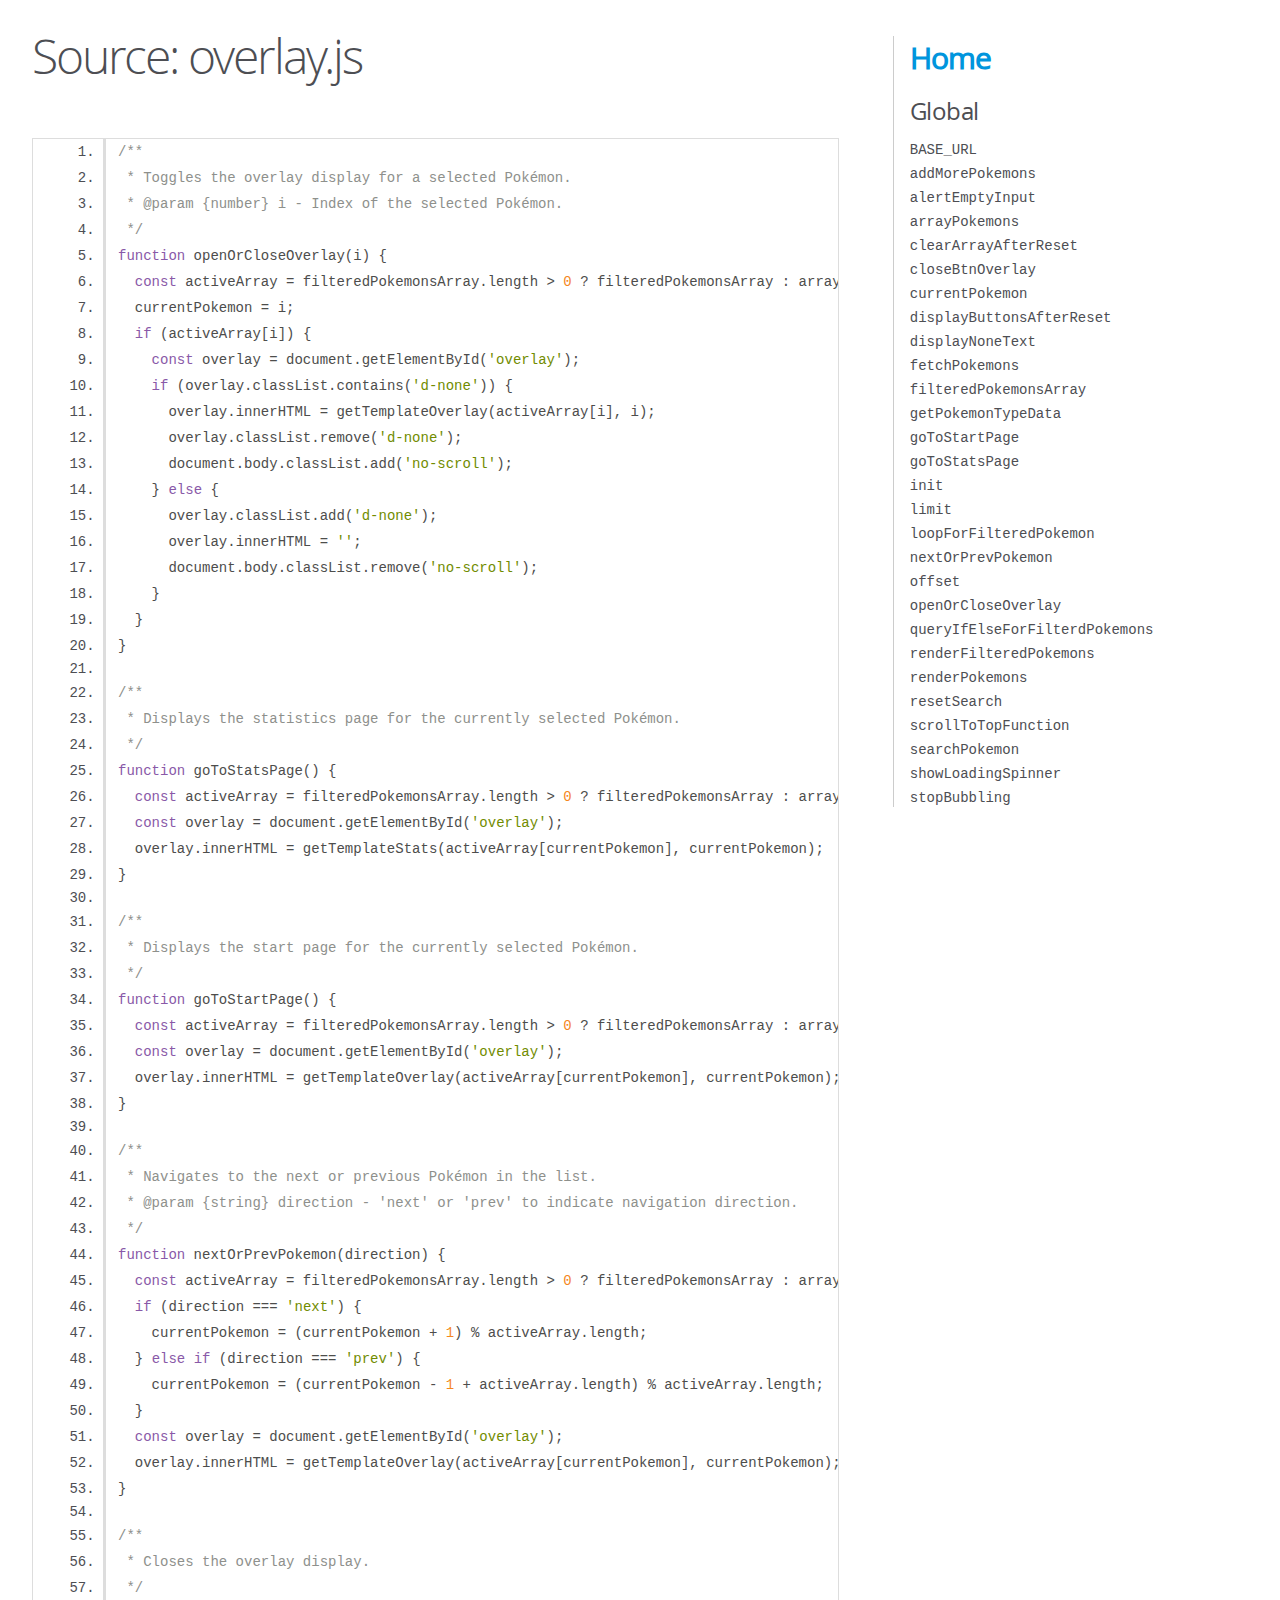
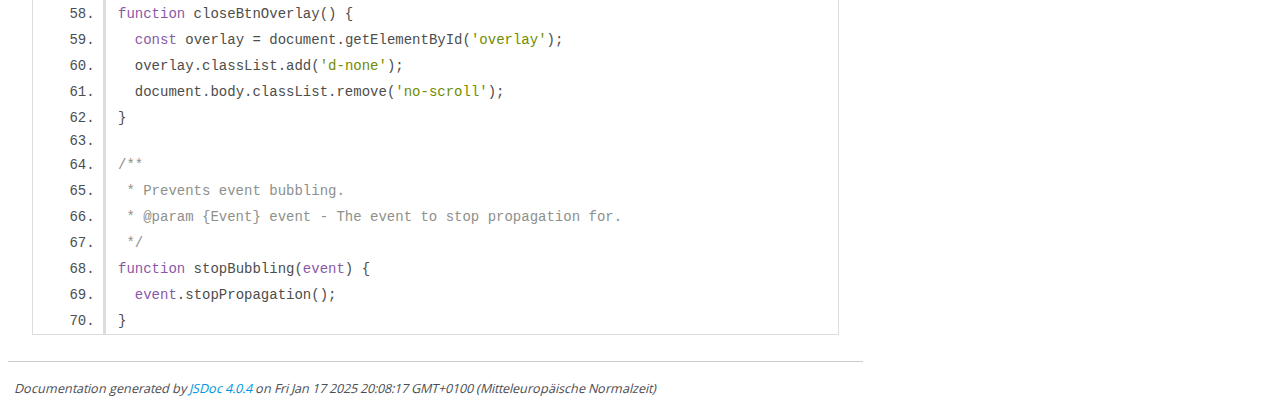
<file: out/overlay.js.html>
<!DOCTYPE html>
<html lang="en">
<head>
    <meta charset="utf-8">
    <title>JSDoc: Source: overlay.js</title>

    <script src="scripts/prettify/prettify.js"> </script>
    <script src="scripts/prettify/lang-css.js"> </script>
    <!--[if lt IE 9]>
      <script src="//html5shiv.googlecode.com/svn/trunk/html5.js"></script>
    <![endif]-->
    <link type="text/css" rel="stylesheet" href="styles/prettify-tomorrow.css">
    <link type="text/css" rel="stylesheet" href="styles/jsdoc-default.css">
</head>

<body>

<div id="main">

    <h1 class="page-title">Source: overlay.js</h1>

    



    
    <section>
        <article>
            <pre class="prettyprint source linenums"><code>/**
 * Toggles the overlay display for a selected Pokémon.
 * @param {number} i - Index of the selected Pokémon.
 */
function openOrCloseOverlay(i) {
  const activeArray = filteredPokemonsArray.length > 0 ? filteredPokemonsArray : arrayPokemons;
  currentPokemon = i;
  if (activeArray[i]) {
    const overlay = document.getElementById('overlay');
    if (overlay.classList.contains('d-none')) {
      overlay.innerHTML = getTemplateOverlay(activeArray[i], i);
      overlay.classList.remove('d-none');
      document.body.classList.add('no-scroll');
    } else {
      overlay.classList.add('d-none');
      overlay.innerHTML = '';
      document.body.classList.remove('no-scroll');
    }
  }
}

/**
 * Displays the statistics page for the currently selected Pokémon.
 */
function goToStatsPage() {
  const activeArray = filteredPokemonsArray.length > 0 ? filteredPokemonsArray : arrayPokemons;
  const overlay = document.getElementById('overlay');
  overlay.innerHTML = getTemplateStats(activeArray[currentPokemon], currentPokemon);
}

/**
 * Displays the start page for the currently selected Pokémon.
 */
function goToStartPage() {
  const activeArray = filteredPokemonsArray.length > 0 ? filteredPokemonsArray : arrayPokemons;
  const overlay = document.getElementById('overlay');
  overlay.innerHTML = getTemplateOverlay(activeArray[currentPokemon], currentPokemon);
}

/**
 * Navigates to the next or previous Pokémon in the list.
 * @param {string} direction - 'next' or 'prev' to indicate navigation direction.
 */
function nextOrPrevPokemon(direction) {
  const activeArray = filteredPokemonsArray.length > 0 ? filteredPokemonsArray : arrayPokemons;
  if (direction === 'next') {
    currentPokemon = (currentPokemon + 1) % activeArray.length;
  } else if (direction === 'prev') {
    currentPokemon = (currentPokemon - 1 + activeArray.length) % activeArray.length;
  }
  const overlay = document.getElementById('overlay');
  overlay.innerHTML = getTemplateOverlay(activeArray[currentPokemon], currentPokemon);
}

/**
 * Closes the overlay display.
 */
function closeBtnOverlay() {
  const overlay = document.getElementById('overlay');
  overlay.classList.add('d-none');
  document.body.classList.remove('no-scroll');
}

/**
 * Prevents event bubbling.
 * @param {Event} event - The event to stop propagation for.
 */
function stopBubbling(event) {
  event.stopPropagation();
}</code></pre>
        </article>
    </section>




</div>

<nav>
    <h2><a href="index.html">Home</a></h2><h3>Global</h3><ul><li><a href="global.html#BASE_URL">BASE_URL</a></li><li><a href="global.html#addMorePokemons">addMorePokemons</a></li><li><a href="global.html#alertEmptyInput">alertEmptyInput</a></li><li><a href="global.html#arrayPokemons">arrayPokemons</a></li><li><a href="global.html#clearArrayAfterReset">clearArrayAfterReset</a></li><li><a href="global.html#closeBtnOverlay">closeBtnOverlay</a></li><li><a href="global.html#currentPokemon">currentPokemon</a></li><li><a href="global.html#displayButtonsAfterReset">displayButtonsAfterReset</a></li><li><a href="global.html#displayNoneText">displayNoneText</a></li><li><a href="global.html#fetchPokemons">fetchPokemons</a></li><li><a href="global.html#filteredPokemonsArray">filteredPokemonsArray</a></li><li><a href="global.html#getPokemonTypeData">getPokemonTypeData</a></li><li><a href="global.html#goToStartPage">goToStartPage</a></li><li><a href="global.html#goToStatsPage">goToStatsPage</a></li><li><a href="global.html#init">init</a></li><li><a href="global.html#limit">limit</a></li><li><a href="global.html#loopForFilteredPokemon">loopForFilteredPokemon</a></li><li><a href="global.html#nextOrPrevPokemon">nextOrPrevPokemon</a></li><li><a href="global.html#offset">offset</a></li><li><a href="global.html#openOrCloseOverlay">openOrCloseOverlay</a></li><li><a href="global.html#queryIfElseForFilterdPokemons">queryIfElseForFilterdPokemons</a></li><li><a href="global.html#renderFilteredPokemons">renderFilteredPokemons</a></li><li><a href="global.html#renderPokemons">renderPokemons</a></li><li><a href="global.html#resetSearch">resetSearch</a></li><li><a href="global.html#scrollToTopFunction">scrollToTopFunction</a></li><li><a href="global.html#searchPokemon">searchPokemon</a></li><li><a href="global.html#showLoadingSpinner">showLoadingSpinner</a></li><li><a href="global.html#stopBubbling">stopBubbling</a></li></ul>
</nav>

<br class="clear">

<footer>
    Documentation generated by <a href="https://github.com/jsdoc/jsdoc">JSDoc 4.0.4</a> on Fri Jan 17 2025 20:08:17 GMT+0100 (Mitteleuropäische Normalzeit)
</footer>

<script> prettyPrint(); </script>
<script src="scripts/linenumber.js"> </script>
</body>
</html>
</file>
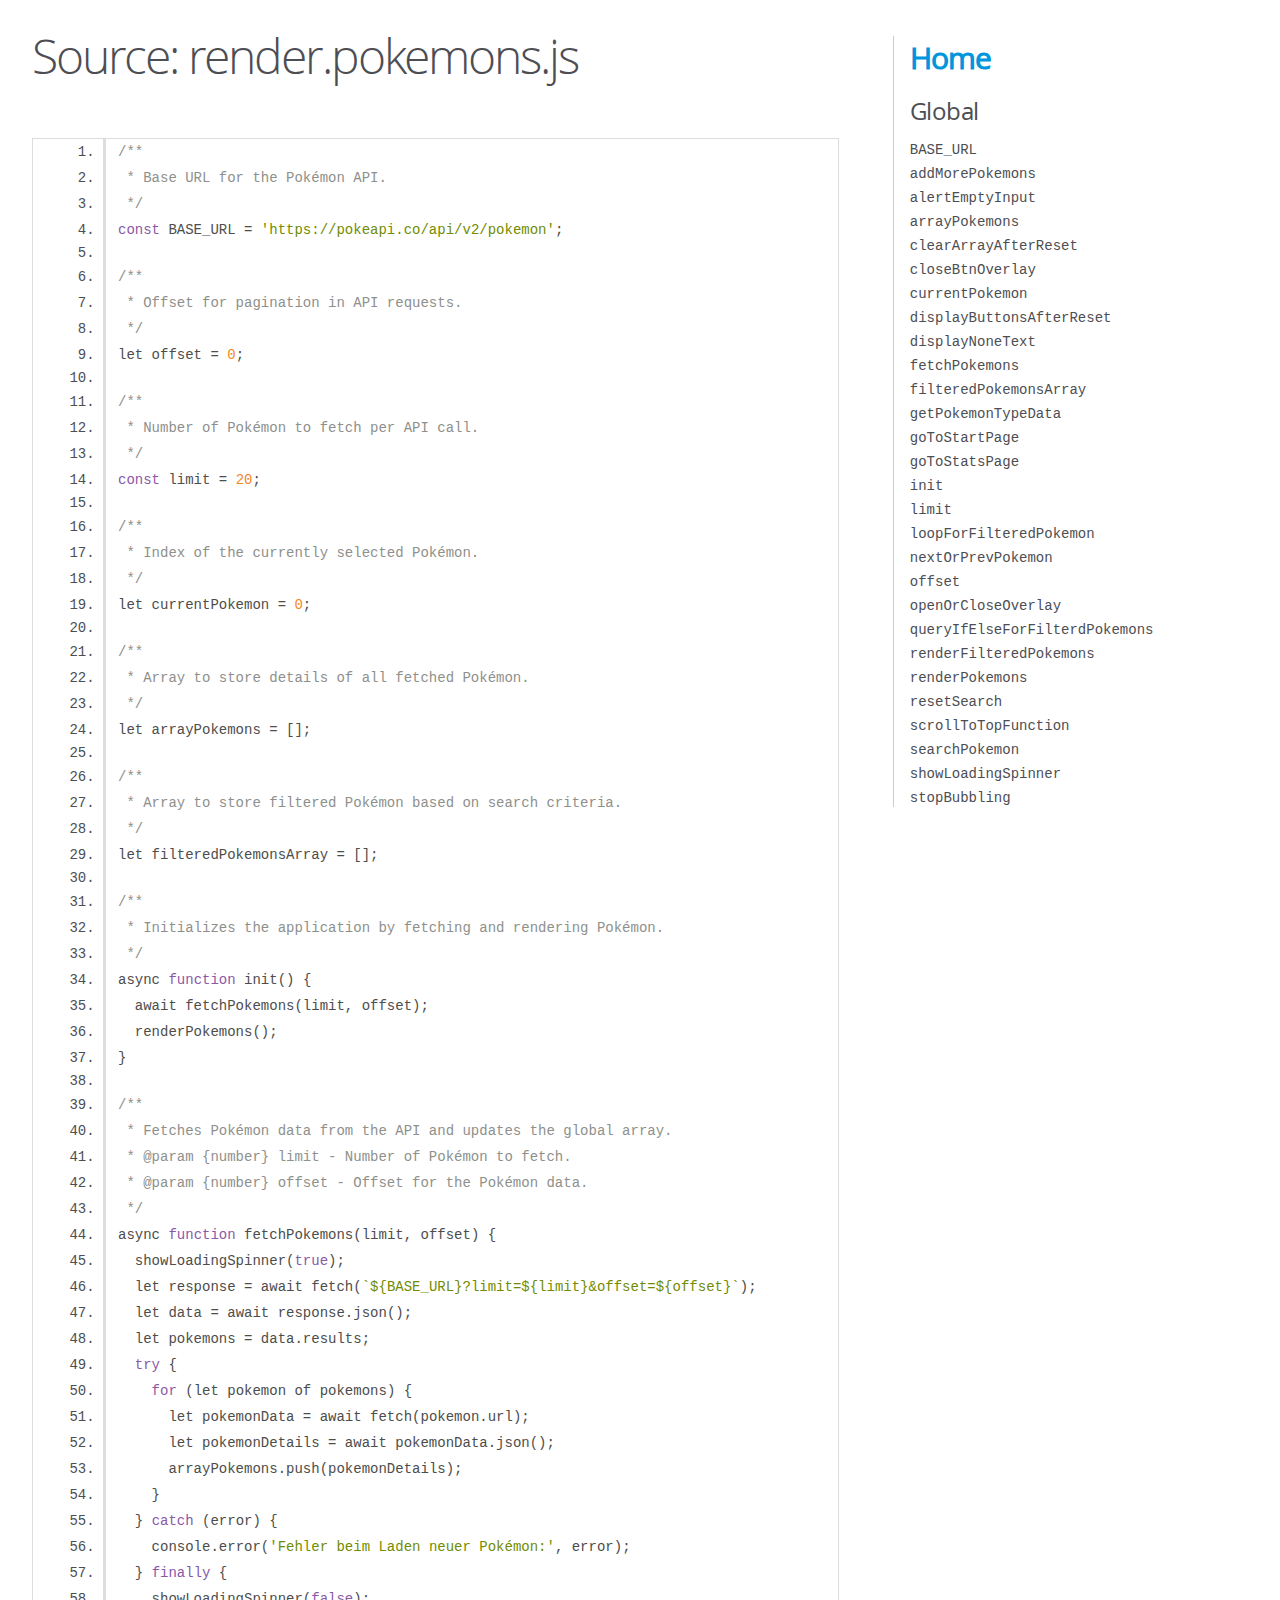
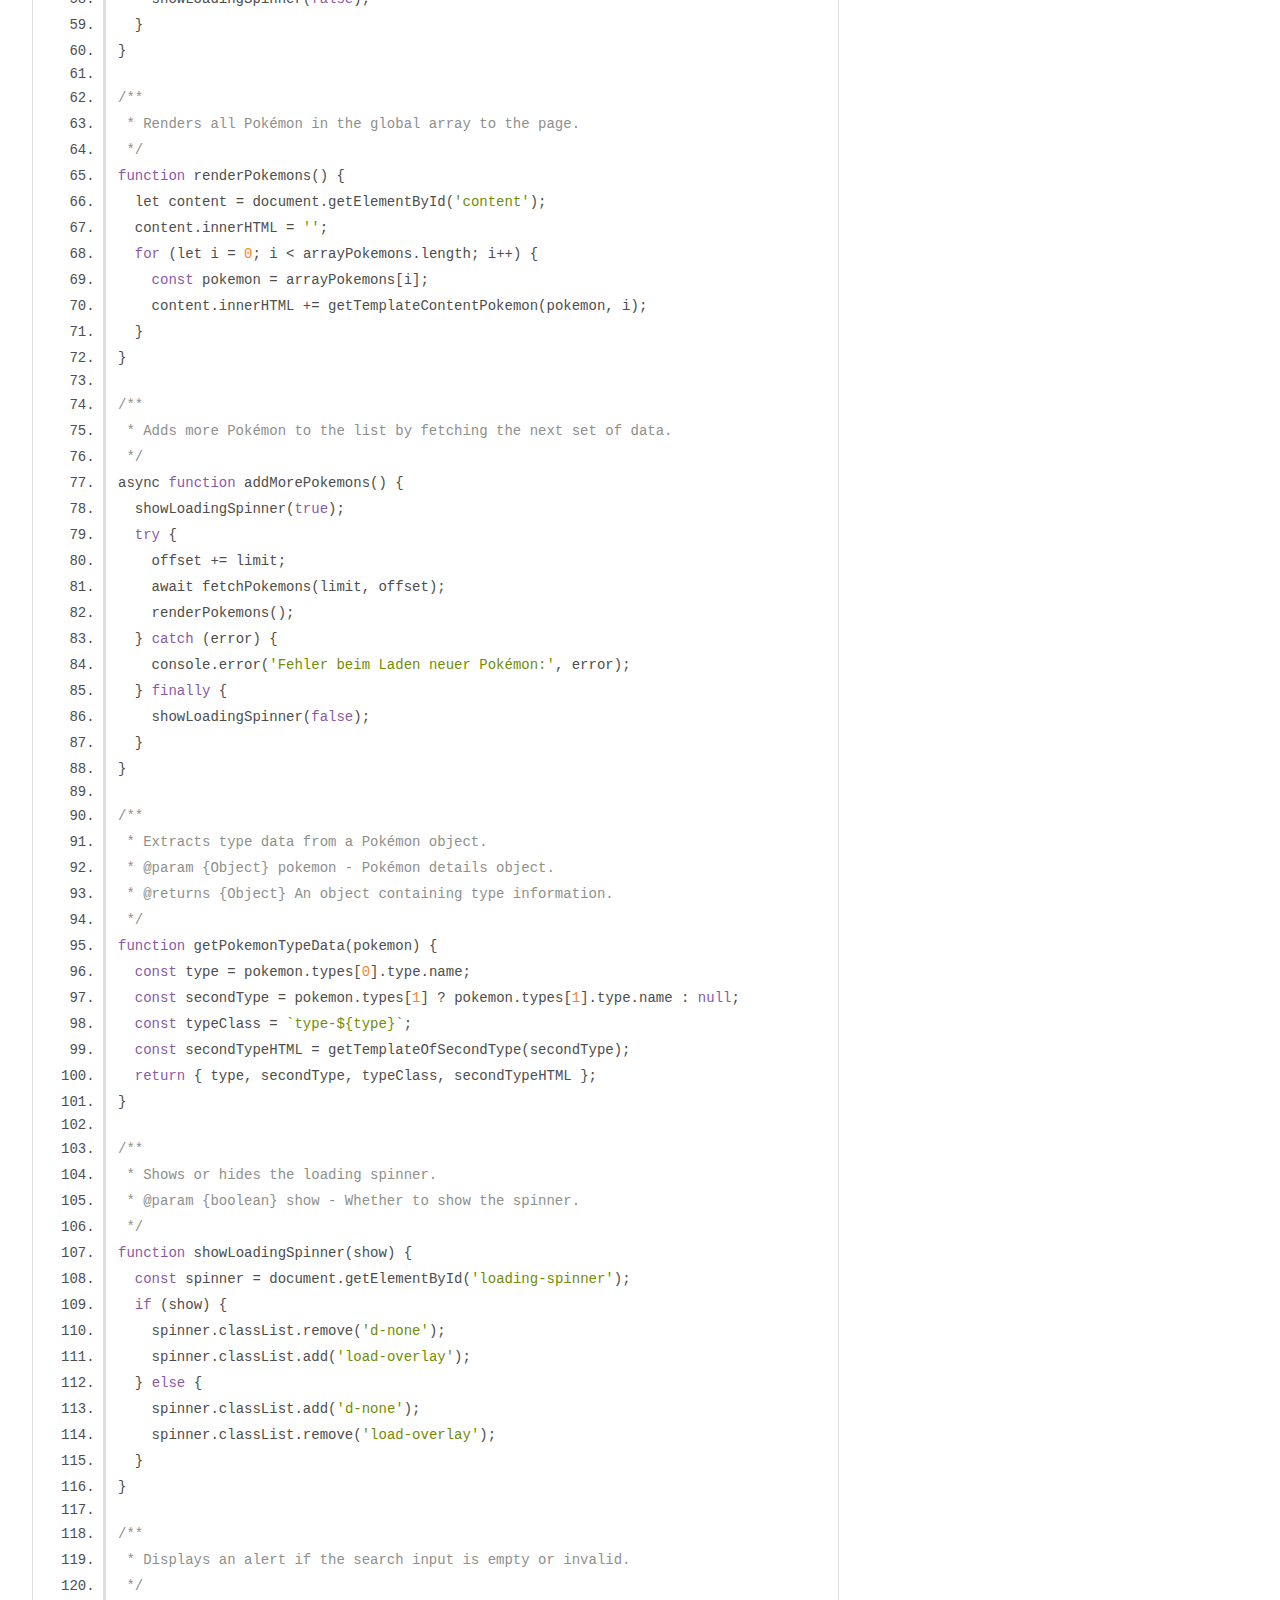
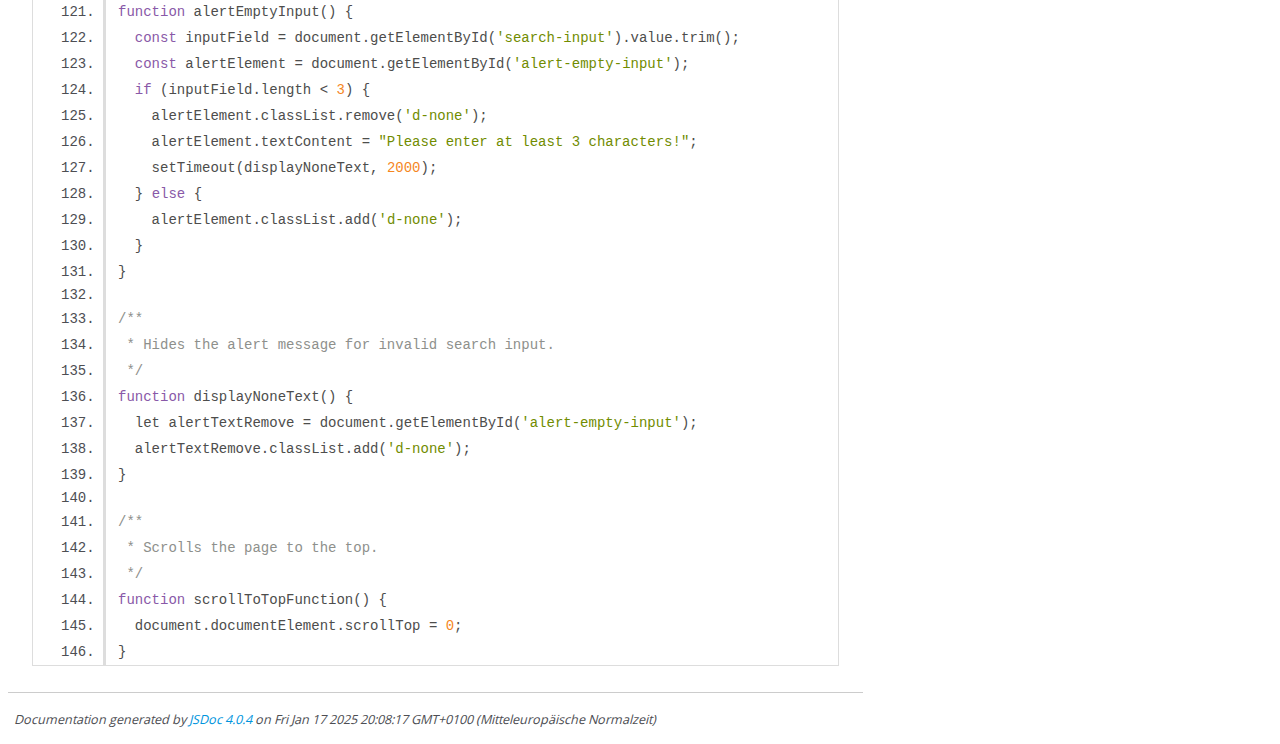
<file: out/render.pokemons.js.html>
<!DOCTYPE html>
<html lang="en">
<head>
    <meta charset="utf-8">
    <title>JSDoc: Source: render.pokemons.js</title>

    <script src="scripts/prettify/prettify.js"> </script>
    <script src="scripts/prettify/lang-css.js"> </script>
    <!--[if lt IE 9]>
      <script src="//html5shiv.googlecode.com/svn/trunk/html5.js"></script>
    <![endif]-->
    <link type="text/css" rel="stylesheet" href="styles/prettify-tomorrow.css">
    <link type="text/css" rel="stylesheet" href="styles/jsdoc-default.css">
</head>

<body>

<div id="main">

    <h1 class="page-title">Source: render.pokemons.js</h1>

    



    
    <section>
        <article>
            <pre class="prettyprint source linenums"><code>/**
 * Base URL for the Pokémon API.
 */
const BASE_URL = 'https://pokeapi.co/api/v2/pokemon';

/**
 * Offset for pagination in API requests.
 */
let offset = 0;

/**
 * Number of Pokémon to fetch per API call.
 */
const limit = 20;

/**
 * Index of the currently selected Pokémon.
 */
let currentPokemon = 0;

/**
 * Array to store details of all fetched Pokémon.
 */
let arrayPokemons = [];

/**
 * Array to store filtered Pokémon based on search criteria.
 */
let filteredPokemonsArray = [];

/**
 * Initializes the application by fetching and rendering Pokémon.
 */
async function init() {
  await fetchPokemons(limit, offset);
  renderPokemons();
}

/**
 * Fetches Pokémon data from the API and updates the global array.
 * @param {number} limit - Number of Pokémon to fetch.
 * @param {number} offset - Offset for the Pokémon data.
 */
async function fetchPokemons(limit, offset) {
  showLoadingSpinner(true);
  let response = await fetch(`${BASE_URL}?limit=${limit}&amp;offset=${offset}`);
  let data = await response.json();
  let pokemons = data.results;
  try {
    for (let pokemon of pokemons) {
      let pokemonData = await fetch(pokemon.url);
      let pokemonDetails = await pokemonData.json();
      arrayPokemons.push(pokemonDetails);
    }
  } catch (error) {
    console.error('Fehler beim Laden neuer Pokémon:', error);
  } finally {
    showLoadingSpinner(false);
  }
}

/**
 * Renders all Pokémon in the global array to the page.
 */
function renderPokemons() {
  let content = document.getElementById('content');
  content.innerHTML = '';
  for (let i = 0; i &lt; arrayPokemons.length; i++) {
    const pokemon = arrayPokemons[i];
    content.innerHTML += getTemplateContentPokemon(pokemon, i);
  }
}

/**
 * Adds more Pokémon to the list by fetching the next set of data.
 */
async function addMorePokemons() {
  showLoadingSpinner(true); 
  try {
    offset += limit; 
    await fetchPokemons(limit, offset);
    renderPokemons();
  } catch (error) {
    console.error('Fehler beim Laden neuer Pokémon:', error);
  } finally {
    showLoadingSpinner(false);
  }
}

/**
 * Extracts type data from a Pokémon object.
 * @param {Object} pokemon - Pokémon details object.
 * @returns {Object} An object containing type information.
 */
function getPokemonTypeData(pokemon) {
  const type = pokemon.types[0].type.name;
  const secondType = pokemon.types[1] ? pokemon.types[1].type.name : null;
  const typeClass = `type-${type}`;
  const secondTypeHTML = getTemplateOfSecondType(secondType);
  return { type, secondType, typeClass, secondTypeHTML };
}

/**
 * Shows or hides the loading spinner.
 * @param {boolean} show - Whether to show the spinner.
 */
function showLoadingSpinner(show) {
  const spinner = document.getElementById('loading-spinner');
  if (show) {
    spinner.classList.remove('d-none');
    spinner.classList.add('load-overlay');
  } else {
    spinner.classList.add('d-none');
    spinner.classList.remove('load-overlay');
  }
}

/**
 * Displays an alert if the search input is empty or invalid.
 */
function alertEmptyInput() {
  const inputField = document.getElementById('search-input').value.trim();
  const alertElement = document.getElementById('alert-empty-input');
  if (inputField.length &lt; 3) {
    alertElement.classList.remove('d-none'); 
    alertElement.textContent = "Please enter at least 3 characters!"; 
    setTimeout(displayNoneText, 2000);
  } else {
    alertElement.classList.add('d-none');
  }
}

/**
 * Hides the alert message for invalid search input.
 */
function displayNoneText() {
  let alertTextRemove = document.getElementById('alert-empty-input');
  alertTextRemove.classList.add('d-none');
}

/**
 * Scrolls the page to the top.
 */
function scrollToTopFunction() {
  document.documentElement.scrollTop = 0;
}</code></pre>
        </article>
    </section>




</div>

<nav>
    <h2><a href="index.html">Home</a></h2><h3>Global</h3><ul><li><a href="global.html#BASE_URL">BASE_URL</a></li><li><a href="global.html#addMorePokemons">addMorePokemons</a></li><li><a href="global.html#alertEmptyInput">alertEmptyInput</a></li><li><a href="global.html#arrayPokemons">arrayPokemons</a></li><li><a href="global.html#clearArrayAfterReset">clearArrayAfterReset</a></li><li><a href="global.html#closeBtnOverlay">closeBtnOverlay</a></li><li><a href="global.html#currentPokemon">currentPokemon</a></li><li><a href="global.html#displayButtonsAfterReset">displayButtonsAfterReset</a></li><li><a href="global.html#displayNoneText">displayNoneText</a></li><li><a href="global.html#fetchPokemons">fetchPokemons</a></li><li><a href="global.html#filteredPokemonsArray">filteredPokemonsArray</a></li><li><a href="global.html#getPokemonTypeData">getPokemonTypeData</a></li><li><a href="global.html#goToStartPage">goToStartPage</a></li><li><a href="global.html#goToStatsPage">goToStatsPage</a></li><li><a href="global.html#init">init</a></li><li><a href="global.html#limit">limit</a></li><li><a href="global.html#loopForFilteredPokemon">loopForFilteredPokemon</a></li><li><a href="global.html#nextOrPrevPokemon">nextOrPrevPokemon</a></li><li><a href="global.html#offset">offset</a></li><li><a href="global.html#openOrCloseOverlay">openOrCloseOverlay</a></li><li><a href="global.html#queryIfElseForFilterdPokemons">queryIfElseForFilterdPokemons</a></li><li><a href="global.html#renderFilteredPokemons">renderFilteredPokemons</a></li><li><a href="global.html#renderPokemons">renderPokemons</a></li><li><a href="global.html#resetSearch">resetSearch</a></li><li><a href="global.html#scrollToTopFunction">scrollToTopFunction</a></li><li><a href="global.html#searchPokemon">searchPokemon</a></li><li><a href="global.html#showLoadingSpinner">showLoadingSpinner</a></li><li><a href="global.html#stopBubbling">stopBubbling</a></li></ul>
</nav>

<br class="clear">

<footer>
    Documentation generated by <a href="https://github.com/jsdoc/jsdoc">JSDoc 4.0.4</a> on Fri Jan 17 2025 20:08:17 GMT+0100 (Mitteleuropäische Normalzeit)
</footer>

<script> prettyPrint(); </script>
<script src="scripts/linenumber.js"> </script>
</body>
</html>
</file>
<file: styles/standard.css>
@font-face {
  font-family: "Atma-Regular";
  src: url("../assets/fonts/Atma-Regular.ttf") format("truetype");
}

::-webkit-scrollbar {
  width: 10px;
}

::-webkit-scrollbar-track {
  background: #082029;
}

::-webkit-scrollbar-thumb {
  background: #a1c0ff;
}

::-webkit-scrollbar-thumb:hover {
  background: #2e5780;
}

* {
  font-family: "Atma-Regular";
  margin: 0;
  padding: 0;
  box-sizing: border-box;
  scroll-behavior: smooth;
}

body {
  height: 100vh;
  display: grid;
  grid-template-rows: auto 1fr auto;
  flex-wrap: wrap;
  color: white;
}

.center {
  display: flex;
  justify-content: center;
  align-items: center;
}

.content-width {
  width: 1440px;
}

.gab-16 {
  gap: 16px;
}

.d-none {
  display: none;
}

.no-scroll {
  overflow: hidden;
}

.ml-20 {
  margin-left: 20px;
}

.mr-20 {
  margin-right: 20px;
}
</file>
<file: styles/style.css>
header {
  display: flex;
  justify-content: center;
  align-items: center;
  height: 80px;
  width: 100%;
  background-color: #082029;
}

.header-section {
  display: flex;
  justify-content: space-between;
  align-items: center;
}

.search {
  display: flex;
  align-items: center;
  justify-content: center;
  gap: 0;
}

.search input {
  padding: 5px;
  font-weight: bold;
  outline: none;
  border: none;
  border-radius: 8px 0 0 8px;
}

.search button {
  padding: 4px;
  background-color: #2e5780;
  color: white;
  font-weight: bold;
  border: 1px solid white;
  border-radius: 0 8px 8px 0;
  cursor: pointer;
}

main {
  width: 100%;
  background-color: #05171e;
  display: flex;
  align-items: center;
  flex-direction: column;
  flex-wrap: wrap;
}

.main-section {
  display: flex;
  justify-content: center;
  flex-wrap: wrap;
}

.btn-reset {
  display: flex;
  justify-content: center;
  align-items: center;
  width: 64px;
  height: 64px;
  border-radius: 64px;
  background-color: #2e5780;
  cursor: pointer;
  border: none;
}

footer {
  height: 80px;
  width: 100%;
  background-color: #082029;
}

.creater {
  display: flex;
  justify-content: center;
  align-items: center;
  gap: 16px;
}

.nothing-found {
  display: flex;
  justify-content: center;
  align-items: center;
  flex-direction: column;
  margin-top: 56px;
}

.alert-p-style {
  font-weight: bold;
  color: brown;
  padding: 8px;
}
</file>
<file: styles/card.css>
.card {
  margin: 24px;
  width: 240px;
  height: 300px;
  border-radius: 16px;
  overflow: hidden;
}

.pokemon-header-name {
  background-color: #0c3241;
  display: flex;
  align-items: center;
  height: 48px;
}

.current-pokemon {
  position: relative;
  top: 24px;
  left: 8px;
}

.pokemon-picture-background {
  display: flex;
  justify-content: center;
  align-items: end;
  height: 200px;
  margin: 0;
  background-color: greenyellow;
  padding-bottom: 24px;
}

.pokemon-footer-icons {
  min-height: 48px;
  border-bottom-left-radius: 16px;
  border-bottom-right-radius: 16px;
  background-color: #0c3241;
  text-transform: uppercase;
}
</file>
<file: styles/overlay.css>
#overlay {
  position: fixed;
  width: 100%;
  height: 100%;
  top: 0;
  left: 0;
  background-color: rgba(0, 0, 0, 0.8);
  z-index: 2;
}

.overlay-card {
  position: absolute;
  right: 50%;
  top: 50%;
  transform: translate(50%, -50%);
  background-color: #082029;
  height: 560px;
  width: 480px;
  border-radius: 16px;
}

.overlay-pokemon-header-name {
  display: flex;
  justify-content: space-between;
  align-items: center;
  height: 14%;
  gap: 16px;
  padding-left: 24px;
  padding-right: 24px;
}

.overlay-pokemon-picture-background {
  display: flex;
  justify-content: center;
  align-items: center;
  height: 72%;
  gap: 48px;
}

.overlay-pokemon-picture {
  height: 240px;
}

.overlay-pokemon-footer-icons {
  display: flex;
  justify-content: center;
  align-items: center;
  height: 14%;
  gap: 80px;
  background-color: #082029;
  border-radius: 16px;
  text-transform: uppercase;
}
</file>
<file: styles/overlay-stats.css>
.overlay-pokemon-picture-background-second-page {
  height: 72%;
  padding: 24px 24px 0 24px;
}

.h1-second-page {
  padding: 4px 8px 4px 8px;
  border-radius: 48px;
  margin-left: 35px;
}

.stats-table {
  width: 100%;
  border-collapse: collapse;
  margin-top: 16px;
}

.stats-table td {
  padding: 4px;
  border: 1px solid white;
  text-align: center;
  color: white;
  width: 50%;
}

.stats-table td:first-child {
  font-weight: bold;
  text-align: left;
}

.stats-table tr:nth-child(even) {
  background-color: rgba(255, 255, 255, 0.1);
}

.stats-content {
  display: flex;
  flex-direction: column;
  align-items: stretch;
}
</file>
<file: styles/hover.css>
@media (hover: hover) {
  .card:hover {
    cursor: pointer;
    transform: scale(1.1);
    filter: drop-shadow(0px 0px 8px #ffffff);
  }
  .pokemon-picture:hover {
    filter: drop-shadow(0px -8px 16px #ffffff);
    transform: scale(1.3);
  }
  .back-to-top:hover {
    filter: drop-shadow(0px 0px 4px #ffffff);
    transform: scale(1.05);
  }
  .load-more-pokemons button:hover {
    filter: drop-shadow(0px 0px 4px #ffffff);
    transform: scale(1.05);
  }
  .reset-search:hover {
    filter: drop-shadow(0px 0px 4px #ffffff);
    transform: scale(1.05);
  }
  .arrow-icon:hover {
    filter: drop-shadow(0px 0px 4px #ffffff);
    transform: scale(1.1);
  }
  .close-btn-overlay:hover {
    filter: drop-shadow(0px 0px 4px #ffffff);
    transform: scale(1.05);
  }
  .design-btns:hover {
    filter: drop-shadow(0px 0px 4px #ffffff);
    transform: scale(1.1);
  }
}

.pokemon-picture,
.card,
.back-to-top,
.load-more-pokemons button,
.arrow-icon,
.close-btn-overlay,
.reset-search,
.design-btns {
  transition: all 0.3s;
}
</file>
<file: styles/type-background.css>
.type-fire {
  background-color: red;
}

.type-water {
  background-color: blue;
}

.type-grass {
  background-color: green;
}

.type-electric {
  background-color: yellow;
}

.type-ice {
  background-color: lightblue;
}

.type-fighting {
  background-color: brown;
}

.type-poison {
  background-color: purple;
}

.type-ground {
  background-color: burlywood;
}

.type-flying {
  background-color: skyblue;
}

.type-psychic {
  background-color: pink;
}

.type-bug {
  background-color: darkgreen;
}

.type-rock {
  background-color: gray;
}

.type-ghost {
  background-color: darkslateblue;
}

.type-dragon {
  background-color: darkorange;
}

.type-dark {
  background-color: black;
}

.type-steel {
  background-color: lightgray;
}

.type-fairy {
  background-color: lightpink;
}

.type-normal {
  background-color: brown;
}
</file>
<file: styles/loading-spinner.css>
.load-overlay {
  position: fixed;
  width: 100%;
  height: 100%;
  top: 0;
  left: 0;
  background-color: rgba(0, 0, 0, 0.8);
  z-index: 3;
  cursor: pointer;
  display: flex;
  justify-content: center;
  align-items: center;
}

@keyframes ldio-rpinwye8j0b {
  0% {
    transform: rotate(0deg);
  }
  50% {
    transform: rotate(180deg);
  }
  100% {
    transform: rotate(360deg);
  }
}

.ldio-rpinwye8j0b div {
  position: absolute;
  animation: ldio-rpinwye8j0b 1s linear infinite;
  width: 320px;
  height: 320px;
  top: 40px;
  left: 40px;
  border-radius: 50%;
  box-shadow: 0 8px 0 0 #e15b64;
  transform-origin: 160px 164px;
}

.loadingio-eclipse {
  width: 400px;
  height: 400px;
  display: inline-block;
  overflow: hidden;
}

.ldio-rpinwye8j0b {
  width: 100%;
  height: 100%;
  position: relative;
  transform: translateZ(0) scale(1);
  backface-visibility: hidden;
  transform-origin: 0 0;
}

.ldio-rpinwye8j0b div {
  box-sizing: content-box;
}
</file>
<file: styles/assets.css>
.logo {
  display: flex;
  align-items: center;
}

.logo img {
  height: 40px;
}

.input-button {
  display: flex;
}

.background-color-icon {
  display: flex;
  justify-content: center;
  align-items: center;
  background-color: #05171e;
  border-radius: 50%;
  padding: 8px;
}

.pokemon-icon {
  height: 20px;
}

.pokemon-picture {
  height: 136px;
}

.creater img {
  height: 40px;
}

.close-btn-overlay {
  width: 32px;
  cursor: pointer;
  transform: rotate(90deg);
}

.arrow-position {
  position: fixed;
  top: 50%;
  left: 90%;
  transform: translate(-50%, -50%);
}

.arrow-icon {
  width: 34px;
  cursor: pointer;
}

.rotate {
  rotate: 180deg;
}

.position-btns {
  display: flex;
  justify-content: center;
  align-items: center;
  gap: 24px;
  margin-bottom: 24px;
}

.design-btns {
  width: 120px;
  padding: 12px;
  border-radius: 40px;
  padding: 4px;
  background-color: #2e5780;
  color: white;
  font-weight: bold;
  border: 1px solid white;
  cursor: pointer;
}
</file>
<file: styles/responsive.css>
@media (max-width: 1500px) {
  .content-width {
    width: 100%;
  }
}

@media (max-width: 720px) {
  .search {
    flex-direction: column-reverse;
  }
  .alert-p-style {
    position: fixed;
    top: 50px;
    right: 12px;
  }
}

@media (max-width: 500px) {
  .overlay-card {
    height: 560px;
    width: 98%;
  }
  .back-to-top img {
    position: fixed;
    bottom: 12px;
    left: 12px;
    width: 32px;
    height: 32px;
  }
  .load-more-pokemons button {
    position: fixed;
    bottom: 12px;
    right: 12px;
    width: 32px;
    height: 32px;
  }
  .load-more-pokemons button img {
    width: 24px;
  }
}

@media (max-width: 450px) {
  .h1-second-page {
    margin-left: 0;
  }
  .responsive-btns {
    display: flex;
    flex-direction: column-reverse;
  }
  header {
    display: flex;
    align-items: center;
    height: 140px;
  }
  .logo {
    margin-top: 16px;
    margin-left: 0;
  }
  .header-section {
    flex-direction: column;
    gap: 24px;
  }
  .alert-p-style {
    position: relative;
    top: 0;
    left: 00;
  }
  .search {
    margin-right: 0;
  }
  .overlay-pokemon-picture {
    height: 200px;
  }
  .overlay-pokemon-picture-background {
    gap: 8px;
  }
}
</file>
<file: out/styles/prettify-tomorrow.css>
/* Tomorrow Theme */
/* Original theme - https://github.com/chriskempson/tomorrow-theme */
/* Pretty printing styles. Used with prettify.js. */
/* SPAN elements with the classes below are added by prettyprint. */
/* plain text */
.pln {
  color: #4d4d4c; }

@media screen {
  /* string content */
  .str {
    color: #718c00; }

  /* a keyword */
  .kwd {
    color: #8959a8; }

  /* a comment */
  .com {
    color: #8e908c; }

  /* a type name */
  .typ {
    color: #4271ae; }

  /* a literal value */
  .lit {
    color: #f5871f; }

  /* punctuation */
  .pun {
    color: #4d4d4c; }

  /* lisp open bracket */
  .opn {
    color: #4d4d4c; }

  /* lisp close bracket */
  .clo {
    color: #4d4d4c; }

  /* a markup tag name */
  .tag {
    color: #c82829; }

  /* a markup attribute name */
  .atn {
    color: #f5871f; }

  /* a markup attribute value */
  .atv {
    color: #3e999f; }

  /* a declaration */
  .dec {
    color: #f5871f; }

  /* a variable name */
  .var {
    color: #c82829; }

  /* a function name */
  .fun {
    color: #4271ae; } }
/* Use higher contrast and text-weight for printable form. */
@media print, projection {
  .str {
    color: #060; }

  .kwd {
    color: #006;
    font-weight: bold; }

  .com {
    color: #600;
    font-style: italic; }

  .typ {
    color: #404;
    font-weight: bold; }

  .lit {
    color: #044; }

  .pun, .opn, .clo {
    color: #440; }

  .tag {
    color: #006;
    font-weight: bold; }

  .atn {
    color: #404; }

  .atv {
    color: #060; } }
/* Style */
/*
pre.prettyprint {
  background: white;
  font-family: Consolas, Monaco, 'Andale Mono', monospace;
  font-size: 12px;
  line-height: 1.5;
  border: 1px solid #ccc;
  padding: 10px; }
*/

/* Specify class=linenums on a pre to get line numbering */
ol.linenums {
  margin-top: 0;
  margin-bottom: 0; }

/* IE indents via margin-left */
li.L0,
li.L1,
li.L2,
li.L3,
li.L4,
li.L5,
li.L6,
li.L7,
li.L8,
li.L9 {
  /* */ }

/* Alternate shading for lines */
li.L1,
li.L3,
li.L5,
li.L7,
li.L9 {
  /* */ }
</file>
<file: out/styles/jsdoc-default.css>
@font-face {
    font-family: 'Open Sans';
    font-weight: normal;
    font-style: normal;
    src: url('../fonts/OpenSans-Regular-webfont.eot');
    src:
        local('Open Sans'),
        local('OpenSans'),
        url('../fonts/OpenSans-Regular-webfont.eot?#iefix') format('embedded-opentype'),
        url('../fonts/OpenSans-Regular-webfont.woff') format('woff'),
        url('../fonts/OpenSans-Regular-webfont.svg#open_sansregular') format('svg');
}

@font-face {
    font-family: 'Open Sans Light';
    font-weight: normal;
    font-style: normal;
    src: url('../fonts/OpenSans-Light-webfont.eot');
    src:
        local('Open Sans Light'),
        local('OpenSans Light'),
        url('../fonts/OpenSans-Light-webfont.eot?#iefix') format('embedded-opentype'),
        url('../fonts/OpenSans-Light-webfont.woff') format('woff'),
        url('../fonts/OpenSans-Light-webfont.svg#open_sanslight') format('svg');
}

html
{
    overflow: auto;
    background-color: #fff;
    font-size: 14px;
}

body
{
    font-family: 'Open Sans', sans-serif;
    line-height: 1.5;
    color: #4d4e53;
    background-color: white;
}

a, a:visited, a:active {
    color: #0095dd;
    text-decoration: none;
}

a:hover {
    text-decoration: underline;
}

header
{
    display: block;
    padding: 0px 4px;
}

tt, code, kbd, samp {
    font-family: Consolas, Monaco, 'Andale Mono', monospace;
}

.class-description {
    font-size: 130%;
    line-height: 140%;
    margin-bottom: 1em;
    margin-top: 1em;
}

.class-description:empty {
    margin: 0;
}

#main {
    float: left;
    width: 70%;
}

article dl {
    margin-bottom: 40px;
}

article img {
  max-width: 100%;
}

section
{
    display: block;
    background-color: #fff;
    padding: 12px 24px;
    border-bottom: 1px solid #ccc;
    margin-right: 30px;
}

.variation {
    display: none;
}

.signature-attributes {
    font-size: 60%;
    color: #aaa;
    font-style: italic;
    font-weight: lighter;
}

nav
{
    display: block;
    float: right;
    margin-top: 28px;
    width: 30%;
    box-sizing: border-box;
    border-left: 1px solid #ccc;
    padding-left: 16px;
}

nav ul {
    font-family: 'Lucida Grande', 'Lucida Sans Unicode', arial, sans-serif;
    font-size: 100%;
    line-height: 17px;
    padding: 0;
    margin: 0;
    list-style-type: none;
}

nav ul a, nav ul a:visited, nav ul a:active {
    font-family: Consolas, Monaco, 'Andale Mono', monospace;
    line-height: 18px;
    color: #4D4E53;
}

nav h3 {
    margin-top: 12px;
}

nav li {
    margin-top: 6px;
}

footer {
    display: block;
    padding: 6px;
    margin-top: 12px;
    font-style: italic;
    font-size: 90%;
}

h1, h2, h3, h4 {
    font-weight: 200;
    margin: 0;
}

h1
{
    font-family: 'Open Sans Light', sans-serif;
    font-size: 48px;
    letter-spacing: -2px;
    margin: 12px 24px 20px;
}

h2, h3.subsection-title
{
    font-size: 30px;
    font-weight: 700;
    letter-spacing: -1px;
    margin-bottom: 12px;
}

h3
{
    font-size: 24px;
    letter-spacing: -0.5px;
    margin-bottom: 12px;
}

h4
{
    font-size: 18px;
    letter-spacing: -0.33px;
    margin-bottom: 12px;
    color: #4d4e53;
}

h5, .container-overview .subsection-title
{
    font-size: 120%;
    font-weight: bold;
    letter-spacing: -0.01em;
    margin: 8px 0 3px 0;
}

h6
{
    font-size: 100%;
    letter-spacing: -0.01em;
    margin: 6px 0 3px 0;
    font-style: italic;
}

table
{
    border-spacing: 0;
    border: 0;
    border-collapse: collapse;
}

td, th
{
    border: 1px solid #ddd;
    margin: 0px;
    text-align: left;
    vertical-align: top;
    padding: 4px 6px;
    display: table-cell;
}

thead tr
{
    background-color: #ddd;
    font-weight: bold;
}

th { border-right: 1px solid #aaa; }
tr > th:last-child { border-right: 1px solid #ddd; }

.ancestors, .attribs { color: #999; }
.ancestors a, .attribs a
{
    color: #999 !important;
    text-decoration: none;
}

.clear
{
    clear: both;
}

.important
{
    font-weight: bold;
    color: #950B02;
}

.yes-def {
    text-indent: -1000px;
}

.type-signature {
    color: #aaa;
}

.name, .signature {
    font-family: Consolas, Monaco, 'Andale Mono', monospace;
}

.details { margin-top: 14px; border-left: 2px solid #DDD; }
.details dt { width: 120px; float: left; padding-left: 10px;  padding-top: 6px; }
.details dd { margin-left: 70px; }
.details ul { margin: 0; }
.details ul { list-style-type: none; }
.details li { margin-left: 30px; padding-top: 6px; }
.details pre.prettyprint { margin: 0 }
.details .object-value { padding-top: 0; }

.description {
    margin-bottom: 1em;
    margin-top: 1em;
}

.code-caption
{
    font-style: italic;
    font-size: 107%;
    margin: 0;
}

.source
{
    border: 1px solid #ddd;
    width: 80%;
    overflow: auto;
}

.prettyprint.source {
    width: inherit;
}

.source code
{
    font-size: 100%;
    line-height: 18px;
    display: block;
    padding: 4px 12px;
    margin: 0;
    background-color: #fff;
    color: #4D4E53;
}

.prettyprint code span.line
{
  display: inline-block;
}

.prettyprint.linenums
{
  padding-left: 70px;
  -webkit-user-select: none;
  -moz-user-select: none;
  -ms-user-select: none;
  user-select: none;
}

.prettyprint.linenums ol
{
  padding-left: 0;
}

.prettyprint.linenums li
{
  border-left: 3px #ddd solid;
}

.prettyprint.linenums li.selected,
.prettyprint.linenums li.selected *
{
  background-color: lightyellow;
}

.prettyprint.linenums li *
{
  -webkit-user-select: text;
  -moz-user-select: text;
  -ms-user-select: text;
  user-select: text;
}

.params .name, .props .name, .name code {
    color: #4D4E53;
    font-family: Consolas, Monaco, 'Andale Mono', monospace;
    font-size: 100%;
}

.params td.description > p:first-child,
.props td.description > p:first-child
{
    margin-top: 0;
    padding-top: 0;
}

.params td.description > p:last-child,
.props td.description > p:last-child
{
    margin-bottom: 0;
    padding-bottom: 0;
}

.disabled {
    color: #454545;
}
</file>
